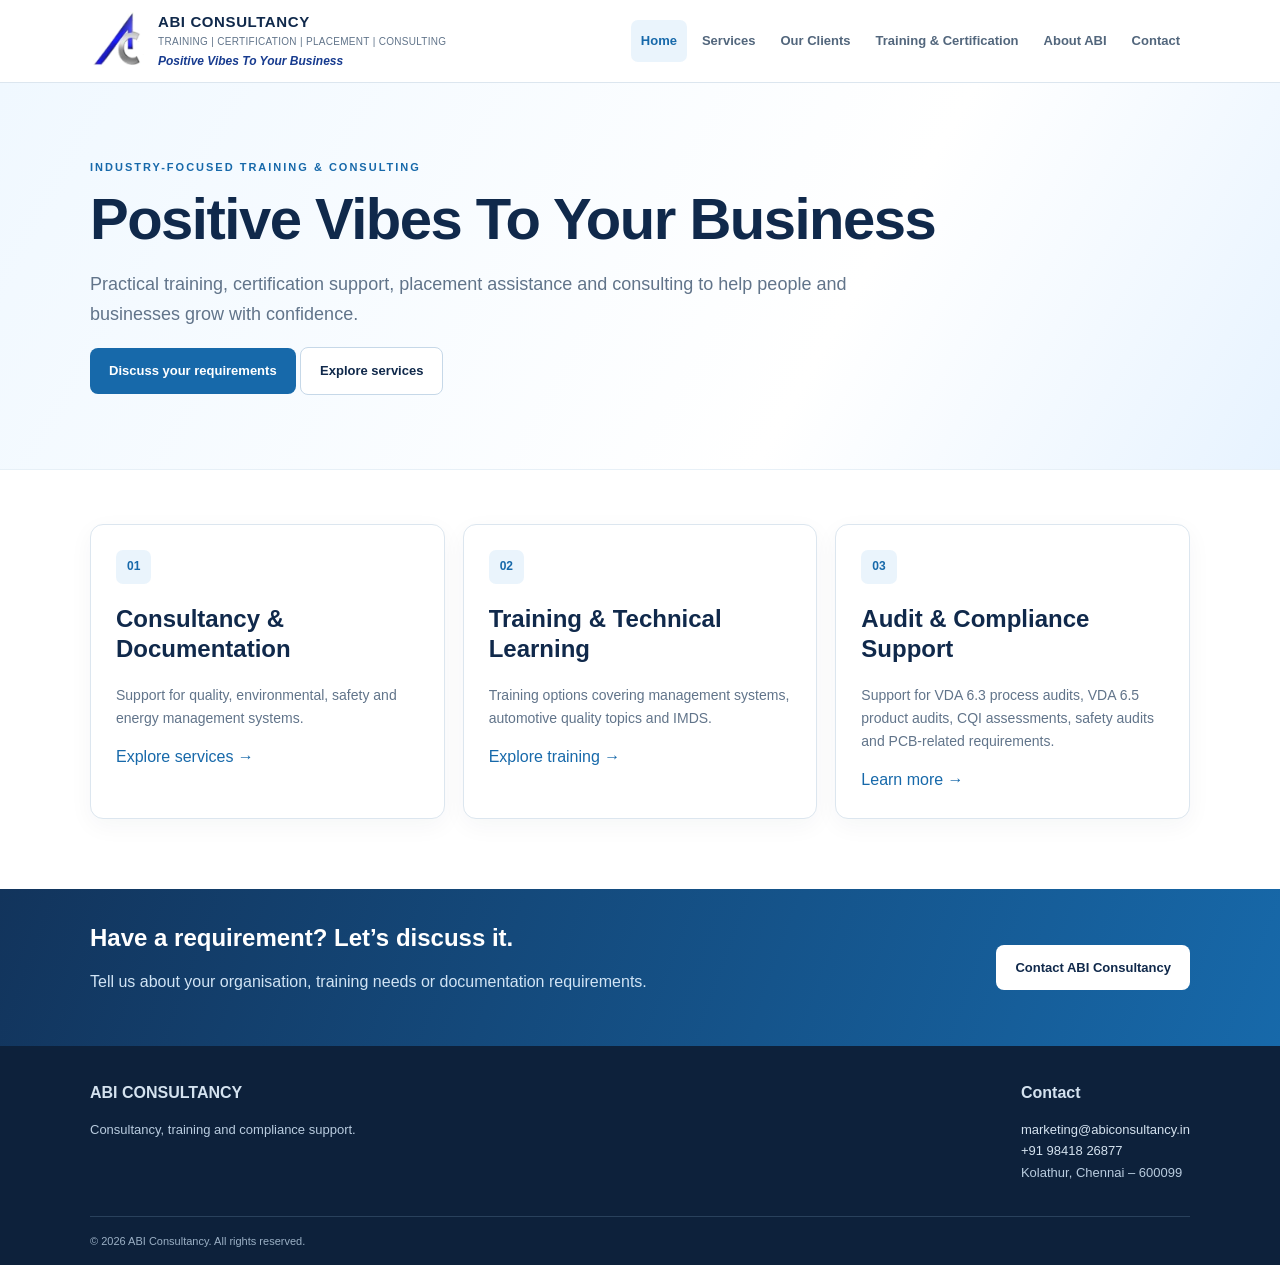
<file: index.html>
<!doctype html><html lang="en"><head><meta charset="utf-8"><meta name="viewport" content="width=device-width, initial-scale=1"><title>Home | ABI Consultancy</title><meta name="description" content="Practical training, certification support, placement assistance and consulting to help people and businesses grow with confidence."><link rel="stylesheet" href="styles.css"><link rel="icon" href="favicon.svg" type="image/svg+xml"></head><body>
<header><div class="wrap top"><a class="brand" href="index.html"><img class="brand-logo" src="abi-logo.png" alt="ABI Consultancy logo"><span class="brand-copy"><strong>ABI CONSULTANCY</strong><small class="descriptor">TRAINING | CERTIFICATION | PLACEMENT | CONSULTING</small><small class="tagline">Positive Vibes To Your Business</small></span></a><button id="toggle" aria-expanded="false" aria-label="Toggle navigation">☰</button><nav id="nav"><a class="active" href="index.html">Home</a><a class="" href="services.html">Services</a><a class="" href="clients.html">Our Clients</a><a class="" href="training.html">Training & Certification</a><a class="" href="about.html">About ABI</a><a class="" href="contact.html">Contact</a></nav></div></header>
<main><section class="hero"><div class="wrap"><p class="eyebrow">INDUSTRY-FOCUSED TRAINING &amp; CONSULTING</p><h1>Positive Vibes To Your Business</h1><p class="intro">Practical training, certification support, placement assistance and consulting to help people and businesses grow with confidence.</p><p><a class="button" href="contact.html">Discuss your requirements</a> <a class="button secondary" href="services.html">Explore services</a></p></div></section><section class="wrap content">
<section class="cards"><article><b>01</b><h2>Consultancy & Documentation</h2><p>Support for quality, environmental, safety and energy management systems.</p><a href="services.html">Explore services →</a></article><article><b>02</b><h2>Training & Technical Learning</h2><p>Training options covering management systems, automotive quality topics and IMDS.</p><a href="training.html">Explore training →</a></article><article><b>03</b><h2>Audit & Compliance Support</h2><p>Support for VDA 6.3 process audits, VDA 6.5 product audits, CQI assessments, safety audits and PCB-related requirements.</p><a href="services.html#audits">Learn more →</a></article></section>
</section><section class="band"><div class="wrap bandinner"><div><h2>Have a requirement? Let’s discuss it.</h2><p>Tell us about your organisation, training needs or documentation requirements.</p></div><a class="button light" href="contact.html">Contact ABI Consultancy</a></div></section></main>
<footer><div class="wrap foot"><div><strong>ABI CONSULTANCY</strong><p>Consultancy, training and compliance support.</p></div><div><strong>Contact</strong><p><a href="mailto:marketing@abiconsultancy.in">marketing@abiconsultancy.in</a><br><a href="tel:+919841826877">+91 98418 26877</a><br>Kolathur, Chennai – 600099</p></div></div><div class="wrap copyright">© <span id="year"></span> ABI Consultancy. All rights reserved.</div></footer><script src="script.js"></script></body></html>
</file>
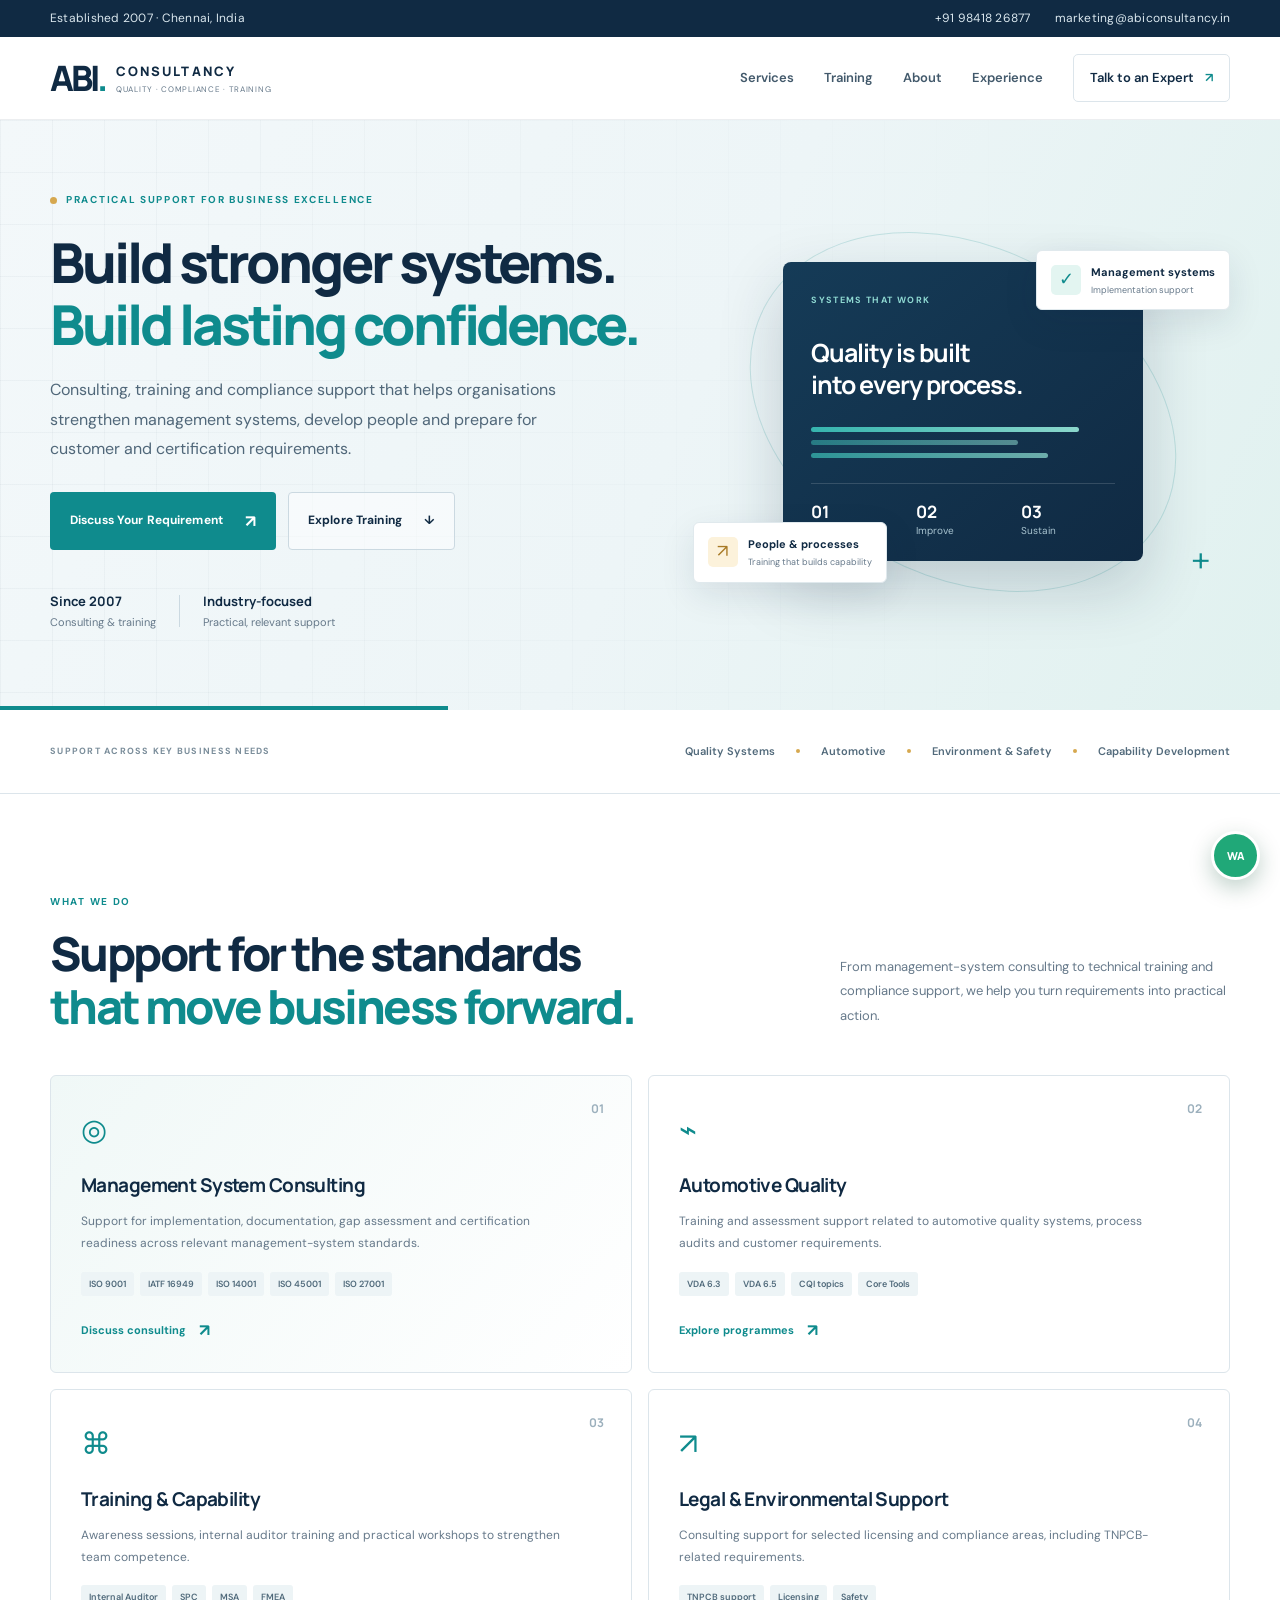
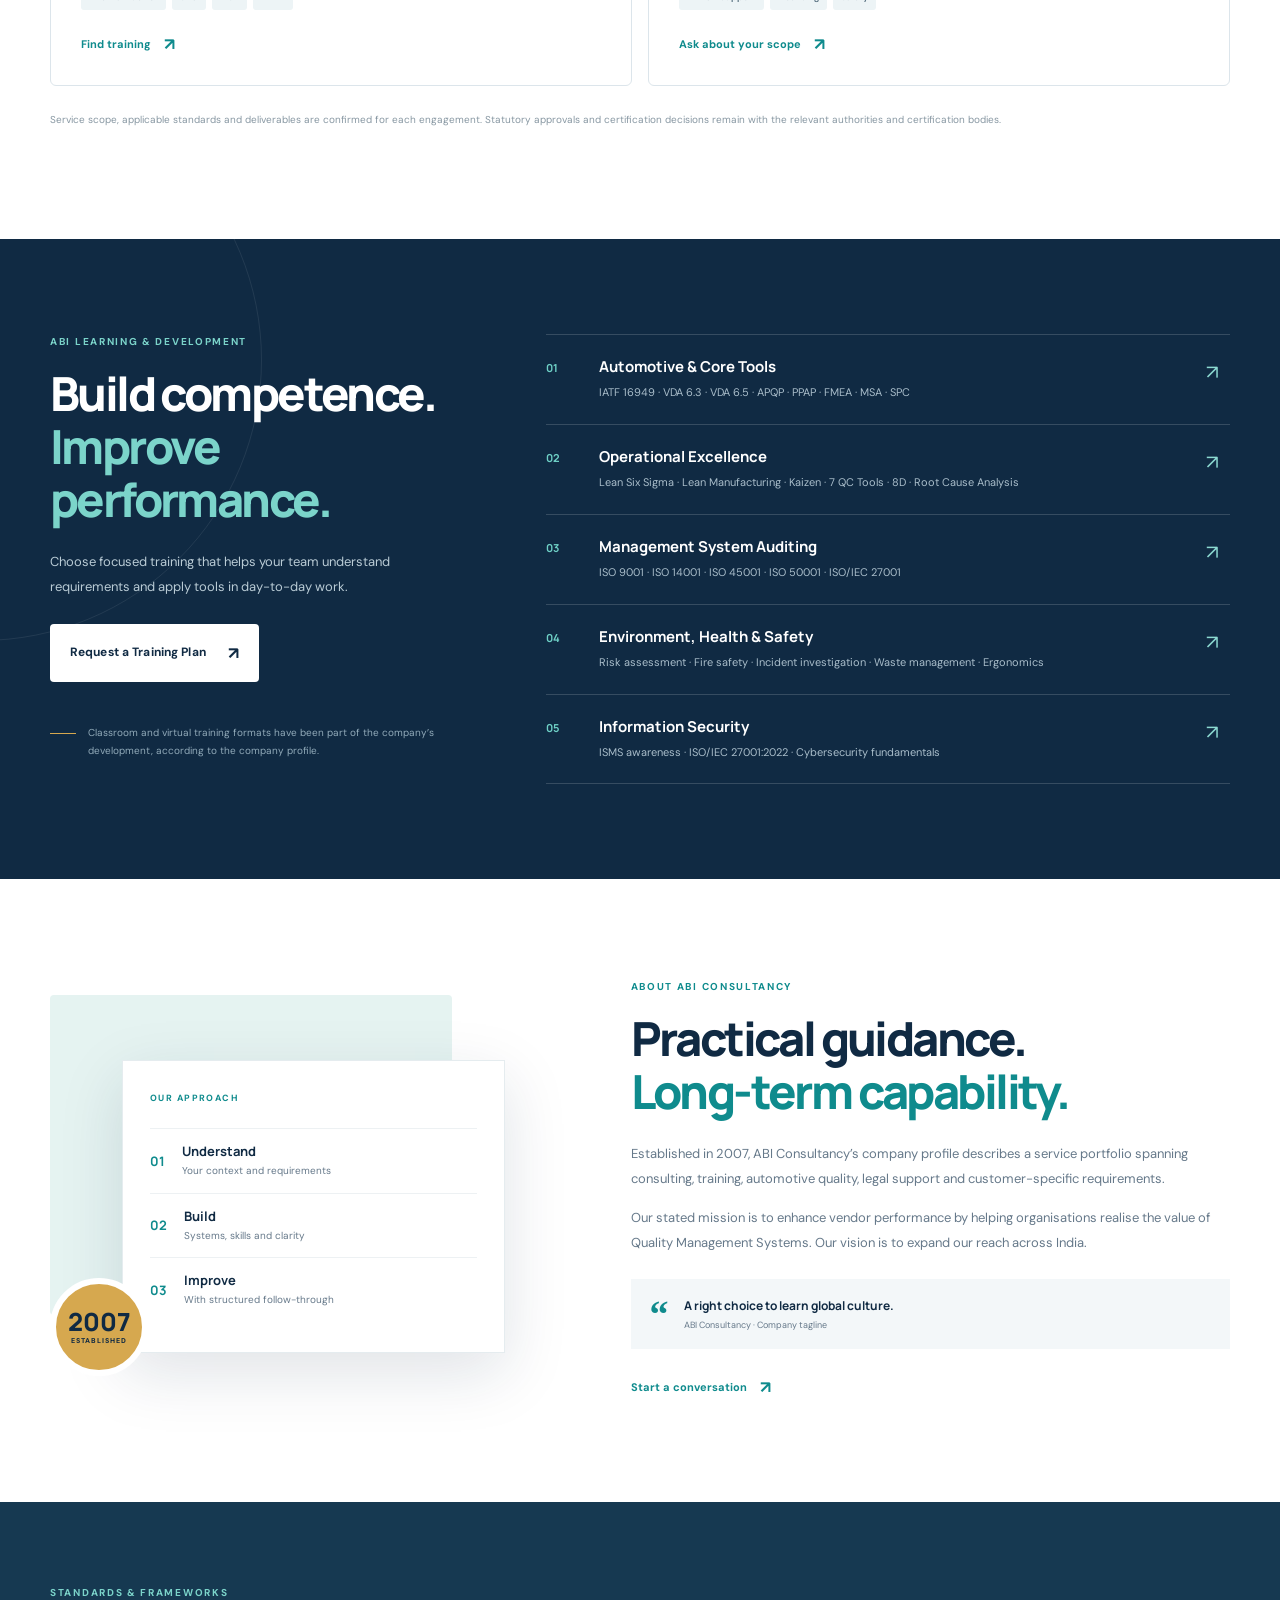
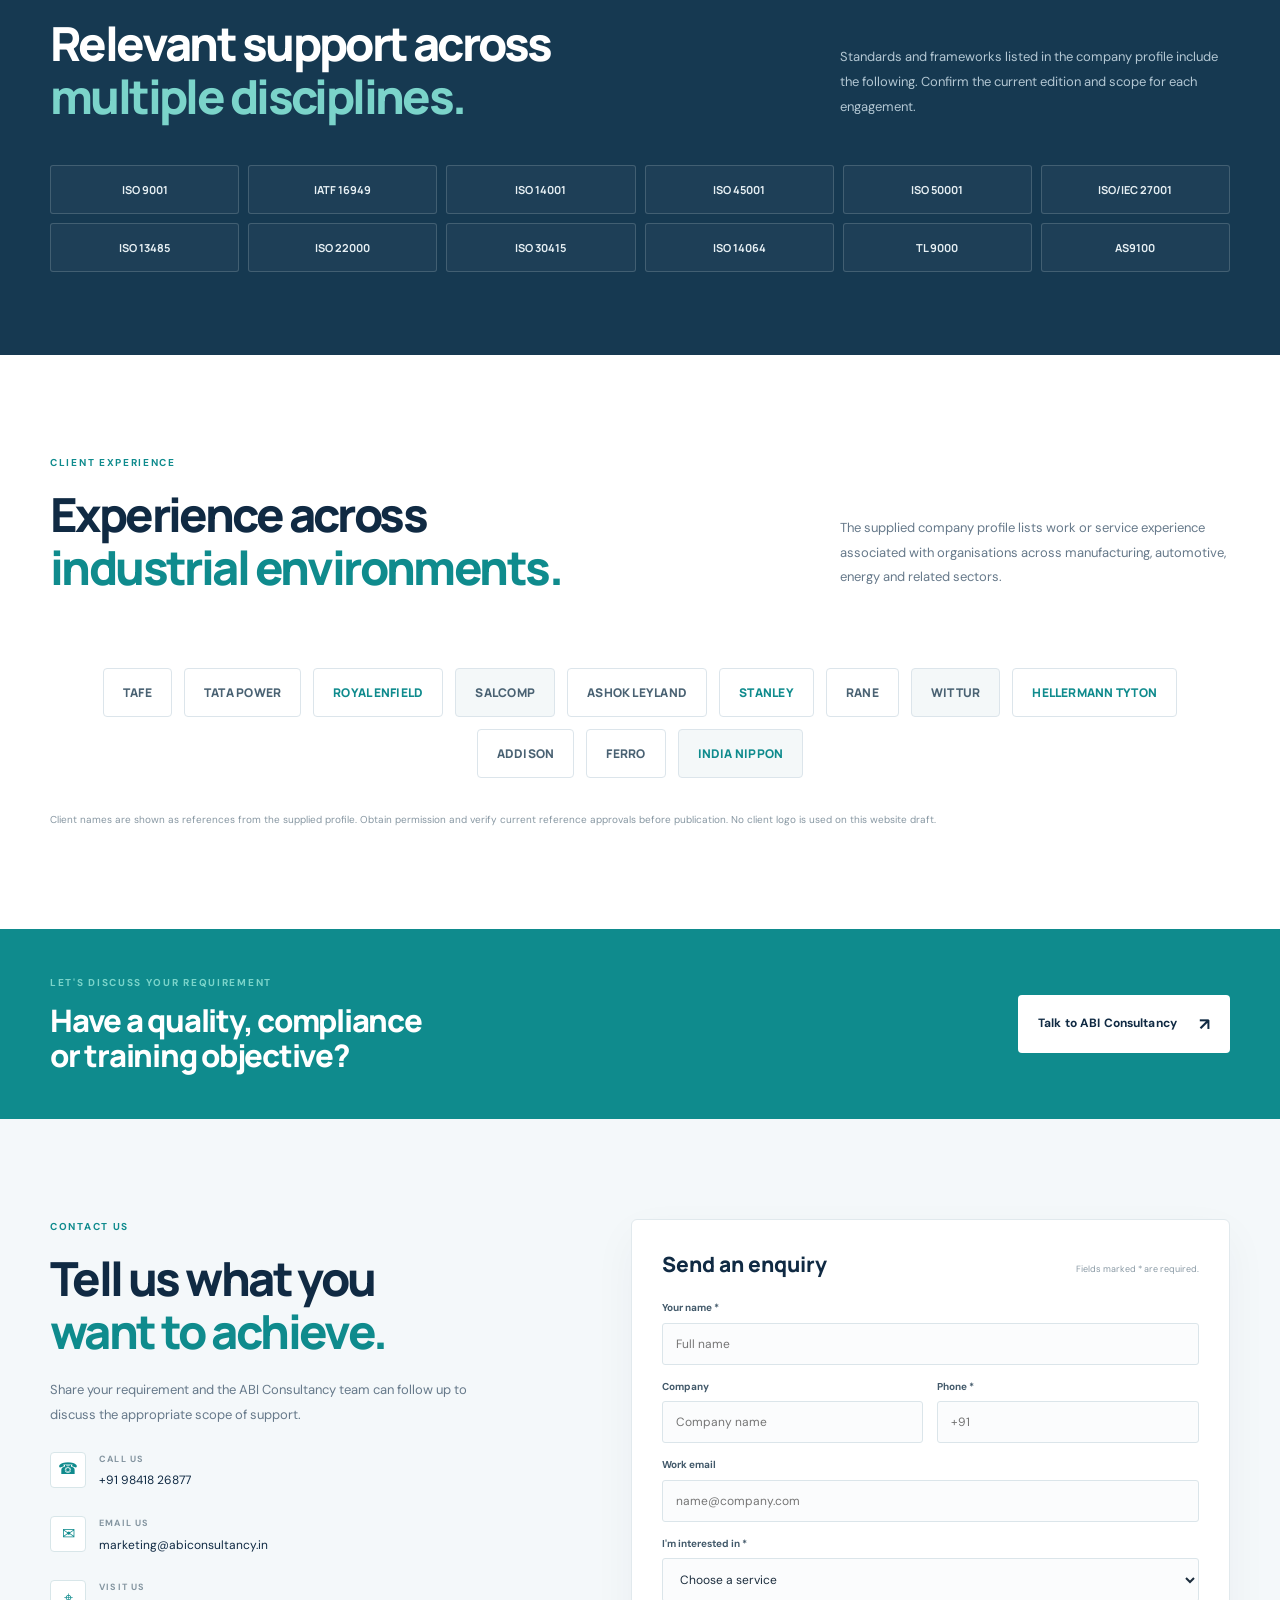
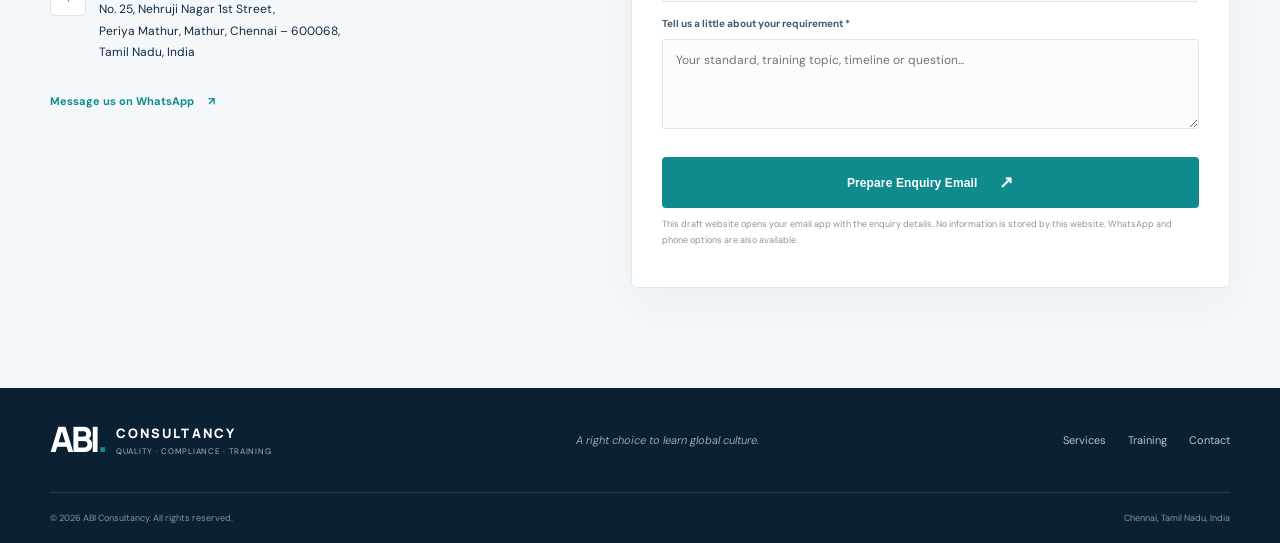
<file: ABI_Consultancy_Website_Starter/index.html>
<!doctype html>
<html lang="en">
<head>
  <meta charset="utf-8">
  <meta name="viewport" content="width=device-width, initial-scale=1">
  <meta name="theme-color" content="#102a43">
  <meta name="description" content="ABI Consultancy supports organisations with management-system consulting, automotive quality training, internal auditor programmes and compliance support. Established in 2007.">
  <title>ABI Consultancy | Quality, Compliance & Capability Development</title>
  <link rel="stylesheet" href="styles.css">
  <link rel="icon" href="favicon.svg" type="image/svg+xml">
</head>
<body>
  <div class="topbar">
    <div class="container topbar-inner">
      <span>Established 2007 · Chennai, India</span>
      <div class="topbar-links">
        <a href="tel:+919841826877">+91 98418 26877</a>
        <a href="mailto:marketing@abiconsultancy.in">marketing@abiconsultancy.in</a>
      </div>
    </div>
  </div>

  <header class="site-header">
    <div class="container nav-wrap">
      <a class="brand" href="#home" aria-label="ABI Consultancy home">
        <span class="brand-mark">ABI<span>.</span></span>
        <span class="brand-copy"><strong>CONSULTANCY</strong><small>QUALITY · COMPLIANCE · TRAINING</small></span>
      </a>
      <button class="menu-toggle" aria-label="Open navigation" aria-expanded="false">☰</button>
      <nav class="nav" aria-label="Main navigation">
        <a href="#services">Services</a>
        <a href="#training">Training</a>
        <a href="#about">About</a>
        <a href="#experience">Experience</a>
        <a href="#contact" class="nav-cta">Talk to an Expert <span>↗</span></a>
      </nav>
    </div>
  </header>

  <main>
    <section class="hero" id="home">
      <div class="hero-grid"></div>
      <div class="container hero-content">
        <div class="hero-copy">
          <div class="eyebrow"><span class="eyebrow-dot"></span> PRACTICAL SUPPORT FOR BUSINESS EXCELLENCE</div>
          <h1>Build stronger systems.<br><em>Build lasting confidence.</em></h1>
          <p class="hero-lede">Consulting, training and compliance support that helps organisations strengthen management systems, develop people and prepare for customer and certification requirements.</p>
          <div class="hero-actions">
            <a class="button button-primary" href="#contact">Discuss Your Requirement <span>↗</span></a>
            <a class="button button-ghost" href="#training">Explore Training <span>↓</span></a>
          </div>
          <div class="hero-proof">
            <div><strong>Since 2007</strong><span>Consulting & training</span></div>
            <div class="proof-divider"></div>
            <div><strong>Industry-focused</strong><span>Practical, relevant support</span></div>
          </div>
        </div>
        <div class="hero-art" aria-label="Illustration of quality and process improvement">
          <div class="art-orbit orbit-one"></div><div class="art-orbit orbit-two"></div>
          <div class="art-card art-card-main">
            <div class="art-card-top"><span class="art-label">SYSTEMS THAT WORK</span><span class="art-status">●</span></div>
            <div class="art-title">Quality is built<br>into every process.</div>
            <div class="art-bars"><i style="width:88%"></i><i style="width:68%"></i><i style="width:78%"></i></div>
            <div class="art-metrics"><div><b>01</b><span>Assess</span></div><div><b>02</b><span>Improve</span></div><div><b>03</b><span>Sustain</span></div></div>
          </div>
          <div class="float-tag tag-top"><span class="tag-icon">✓</span><span><b>Management systems</b><small>Implementation support</small></span></div>
          <div class="float-tag tag-bottom"><span class="tag-icon tag-icon-gold">↗</span><span><b>People & processes</b><small>Training that builds capability</small></span></div>
          <div class="art-cross">+</div>
        </div>
      </div>
      <div class="hero-bottom-line"></div>
    </section>

    <section class="trust-strip">
      <div class="container trust-inner">
        <span class="trust-label">SUPPORT ACROSS KEY BUSINESS NEEDS</span>
        <div class="trust-items"><span>Quality Systems</span><i></i><span>Automotive</span><i></i><span>Environment & Safety</span><i></i><span>Capability Development</span></div>
      </div>
    </section>

    <section class="section services-section" id="services">
      <div class="container">
        <div class="section-heading">
          <div><div class="eyebrow dark-eyebrow">WHAT WE DO</div><h2>Support for the standards<br><em>that move business forward.</em></h2></div>
          <p>From management-system consulting to technical training and compliance support, we help you turn requirements into practical action.</p>
        </div>
        <div class="service-grid">
          <article class="service-card service-featured">
            <div class="service-number">01</div><div class="service-icon">◎</div>
            <h3>Management System Consulting</h3>
            <p>Support for implementation, documentation, gap assessment and certification readiness across relevant management-system standards.</p>
            <div class="chip-list"><span>ISO 9001</span><span>IATF 16949</span><span>ISO 14001</span><span>ISO 45001</span><span>ISO 27001</span></div>
            <a href="#contact" class="text-link">Discuss consulting <span>↗</span></a>
          </article>
          <article class="service-card">
            <div class="service-number">02</div><div class="service-icon">⌁</div>
            <h3>Automotive Quality</h3>
            <p>Training and assessment support related to automotive quality systems, process audits and customer requirements.</p>
            <div class="chip-list"><span>VDA 6.3</span><span>VDA 6.5</span><span>CQI topics</span><span>Core Tools</span></div>
            <a href="#training" class="text-link">Explore programmes <span>↗</span></a>
          </article>
          <article class="service-card">
            <div class="service-number">03</div><div class="service-icon">⌘</div>
            <h3>Training & Capability</h3>
            <p>Awareness sessions, internal auditor training and practical workshops to strengthen team competence.</p>
            <div class="chip-list"><span>Internal Auditor</span><span>SPC</span><span>MSA</span><span>FMEA</span></div>
            <a href="#training" class="text-link">Find training <span>↗</span></a>
          </article>
          <article class="service-card">
            <div class="service-number">04</div><div class="service-icon">↗</div>
            <h3>Legal & Environmental Support</h3>
            <p>Consulting support for selected licensing and compliance areas, including TNPCB-related requirements.</p>
            <div class="chip-list"><span>TNPCB support</span><span>Licensing</span><span>Safety</span></div>
            <a href="#contact" class="text-link">Ask about your scope <span>↗</span></a>
          </article>
        </div>
        <p class="section-note">Service scope, applicable standards and deliverables are confirmed for each engagement. Statutory approvals and certification decisions remain with the relevant authorities and certification bodies.</p>
      </div>
    </section>

    <section class="training-section" id="training">
      <div class="container training-layout">
        <div class="training-intro">
          <div class="eyebrow">ABI LEARNING & DEVELOPMENT</div>
          <h2>Build competence.<br><em>Improve performance.</em></h2>
          <p>Choose focused training that helps your team understand requirements and apply tools in day-to-day work.</p>
          <a class="button button-light" href="#contact">Request a Training Plan <span>↗</span></a>
          <div class="training-side-note"><span class="note-line"></span><span>Classroom and virtual training formats have been part of the company’s development, according to the company profile.</span></div>
        </div>
        <div class="training-list">
          <div class="training-item"><span class="training-index">01</span><div><h3>Automotive & Core Tools</h3><p>IATF 16949 · VDA 6.3 · VDA 6.5 · APQP · PPAP · FMEA · MSA · SPC</p></div><a href="#contact" aria-label="Enquire about automotive training">↗</a></div>
          <div class="training-item"><span class="training-index">02</span><div><h3>Operational Excellence</h3><p>Lean Six Sigma · Lean Manufacturing · Kaizen · 7 QC Tools · 8D · Root Cause Analysis</p></div><a href="#contact" aria-label="Enquire about operational excellence training">↗</a></div>
          <div class="training-item"><span class="training-index">03</span><div><h3>Management System Auditing</h3><p>ISO 9001 · ISO 14001 · ISO 45001 · ISO 50001 · ISO/IEC 27001</p></div><a href="#contact" aria-label="Enquire about auditor training">↗</a></div>
          <div class="training-item"><span class="training-index">04</span><div><h3>Environment, Health & Safety</h3><p>Risk assessment · Fire safety · Incident investigation · Waste management · Ergonomics</p></div><a href="#contact" aria-label="Enquire about EHS training">↗</a></div>
          <div class="training-item"><span class="training-index">05</span><div><h3>Information Security</h3><p>ISMS awareness · ISO/IEC 27001:2022 · Cybersecurity fundamentals</p></div><a href="#contact" aria-label="Enquire about information security training">↗</a></div>
        </div>
      </div>
    </section>

    <section class="section about-section" id="about">
      <div class="container about-layout">
        <div class="about-visual">
          <div class="about-square"></div>
          <div class="about-panel">
            <span class="panel-kicker">OUR APPROACH</span>
            <div class="approach-step"><b>01</b><span><strong>Understand</strong><small>Your context and requirements</small></span></div>
            <div class="approach-step"><b>02</b><span><strong>Build</strong><small>Systems, skills and clarity</small></span></div>
            <div class="approach-step"><b>03</b><span><strong>Improve</strong><small>With structured follow-through</small></span></div>
          </div>
          <div class="about-stamp"><strong>2007</strong><span>ESTABLISHED</span></div>
        </div>
        <div class="about-copy">
          <div class="eyebrow dark-eyebrow">ABOUT ABI CONSULTANCY</div>
          <h2>Practical guidance.<br><em>Long-term capability.</em></h2>
          <p>Established in 2007, ABI Consultancy’s company profile describes a service portfolio spanning consulting, training, automotive quality, legal support and customer-specific requirements.</p>
          <p>Our stated mission is to enhance vendor performance by helping organisations realise the value of Quality Management Systems. Our vision is to expand our reach across India.</p>
          <div class="mission-box"><span>“</span><div><strong>A right choice to learn global culture.</strong><small>ABI Consultancy · Company tagline</small></div></div>
          <a class="text-link" href="#contact">Start a conversation <span>↗</span></a>
        </div>
      </div>
    </section>

    <section class="standards-section">
      <div class="container">
        <div class="section-heading section-heading-light">
          <div><div class="eyebrow">STANDARDS & FRAMEWORKS</div><h2>Relevant support across<br><em>multiple disciplines.</em></h2></div>
          <p>Standards and frameworks listed in the company profile include the following. Confirm the current edition and scope for each engagement.</p>
        </div>
        <div class="standards-grid">
          <span>ISO 9001</span><span>IATF 16949</span><span>ISO 14001</span><span>ISO 45001</span><span>ISO 50001</span><span>ISO/IEC 27001</span><span>ISO 13485</span><span>ISO 22000</span><span>ISO 30415</span><span>ISO 14064</span><span>TL 9000</span><span>AS9100</span>
        </div>
      </div>
    </section>

    <section class="section experience-section" id="experience">
      <div class="container">
        <div class="section-heading">
          <div><div class="eyebrow dark-eyebrow">CLIENT EXPERIENCE</div><h2>Experience across<br><em>industrial environments.</em></h2></div>
          <p>The supplied company profile lists work or service experience associated with organisations across manufacturing, automotive, energy and related sectors.</p>
        </div>
        <div class="client-cloud" aria-label="Selected organisations listed in the company profile">
          <span>TAFE</span><span>TATA POWER</span><span>ROYAL ENFIELD</span><span>SALCOMP</span><span>ASHOK LEYLAND</span><span>STANLEY</span><span>RANE</span><span>WITTUR</span><span>HELLERMANN TYTON</span><span>ADDISON</span><span>FERRO</span><span>INDIA NIPPON</span>
        </div>
        <p class="section-note">Client names are shown as references from the supplied profile. Obtain permission and verify current reference approvals before publication. No client logo is used on this website draft.</p>
      </div>
    </section>

    <section class="cta-band">
      <div class="container cta-inner">
        <div><div class="eyebrow">LET'S DISCUSS YOUR REQUIREMENT</div><h2>Have a quality, compliance<br>or training objective?</h2></div>
        <a class="button button-light" href="#contact">Talk to ABI Consultancy <span>↗</span></a>
      </div>
    </section>

    <section class="section contact-section" id="contact">
      <div class="container contact-layout">
        <div class="contact-copy">
          <div class="eyebrow dark-eyebrow">CONTACT US</div>
          <h2>Tell us what you<br><em>want to achieve.</em></h2>
          <p>Share your requirement and the ABI Consultancy team can follow up to discuss the appropriate scope of support.</p>
          <div class="contact-detail"><span class="contact-symbol">☎</span><div><small>CALL US</small><a href="tel:+919841826877">+91 98418 26877</a></div></div>
          <div class="contact-detail"><span class="contact-symbol">✉</span><div><small>EMAIL US</small><a href="mailto:marketing@abiconsultancy.in">marketing@abiconsultancy.in</a></div></div>
          <div class="contact-detail"><span class="contact-symbol">⌖</span><div><small>VISIT US</small><span>No. 25, Nehruji Nagar 1st Street,<br>Periya Mathur, Mathur, Chennai – 600068,<br>Tamil Nadu, India</span></div></div>
          <a class="whatsapp-link" href="https://wa.me/919841826877?text=Hello%20ABI%20Consultancy%2C%20I%20would%20like%20to%20enquire%20about%20your%20services." target="_blank" rel="noopener">Message us on WhatsApp <span>↗</span></a>
        </div>
        <form class="enquiry-form" id="enquiryForm">
          <div class="form-heading"><h3>Send an enquiry</h3><p>Fields marked * are required.</p></div>
          <label for="name">Your name *</label><input id="name" name="name" autocomplete="name" required placeholder="Full name">
          <div class="form-row"><div><label for="company">Company</label><input id="company" name="company" autocomplete="organization" placeholder="Company name"></div><div><label for="phone">Phone *</label><input id="phone" name="phone" autocomplete="tel" required type="tel" placeholder="+91"></div></div>
          <label for="email">Work email</label><input id="email" name="email" autocomplete="email" type="email" placeholder="name@company.com">
          <label for="interest">I'm interested in *</label>
          <select id="interest" name="interest" required>
            <option value="">Choose a service</option>
            <option>Management system consulting</option><option>Automotive quality / IATF / VDA / CQI</option><option>Internal auditor training</option><option>Core Tools / SPC / MSA / FMEA / APQP / PPAP</option><option>Environment, health & safety</option><option>Legal / TNPCB support</option><option>Other requirement</option>
          </select>
          <label for="message">Tell us a little about your requirement *</label><textarea id="message" name="message" required rows="4" placeholder="Your standard, training topic, timeline or question..."></textarea>
          <button class="button button-primary form-submit" type="submit">Prepare Enquiry Email <span>↗</span></button>
          <p class="form-note">This draft website opens your email app with the enquiry details. No information is stored by this website. WhatsApp and phone options are also available.</p>
          <div class="form-success" id="formStatus" role="status" aria-live="polite"></div>
        </form>
      </div>
    </section>
  </main>

  <footer class="footer">
    <div class="container footer-top">
      <a class="brand brand-footer" href="#home"><span class="brand-mark">ABI<span>.</span></span><span class="brand-copy"><strong>CONSULTANCY</strong><small>QUALITY · COMPLIANCE · TRAINING</small></span></a>
      <p>A right choice to learn global culture.</p>
      <div class="footer-links"><a href="#services">Services</a><a href="#training">Training</a><a href="#contact">Contact</a></div>
    </div>
    <div class="container footer-bottom"><span>© <span id="year"></span> ABI Consultancy. All rights reserved.</span><span>Chennai, Tamil Nadu, India</span></div>
  </footer>
  <a class="floating-whatsapp" href="https://wa.me/919841826877?text=Hello%20ABI%20Consultancy%2C%20I%20would%20like%20to%20enquire%20about%20your%20services." target="_blank" rel="noopener" aria-label="Chat with ABI Consultancy on WhatsApp">WA</a>
  <script src="script.js"></script>
</body>
</html>
</file>
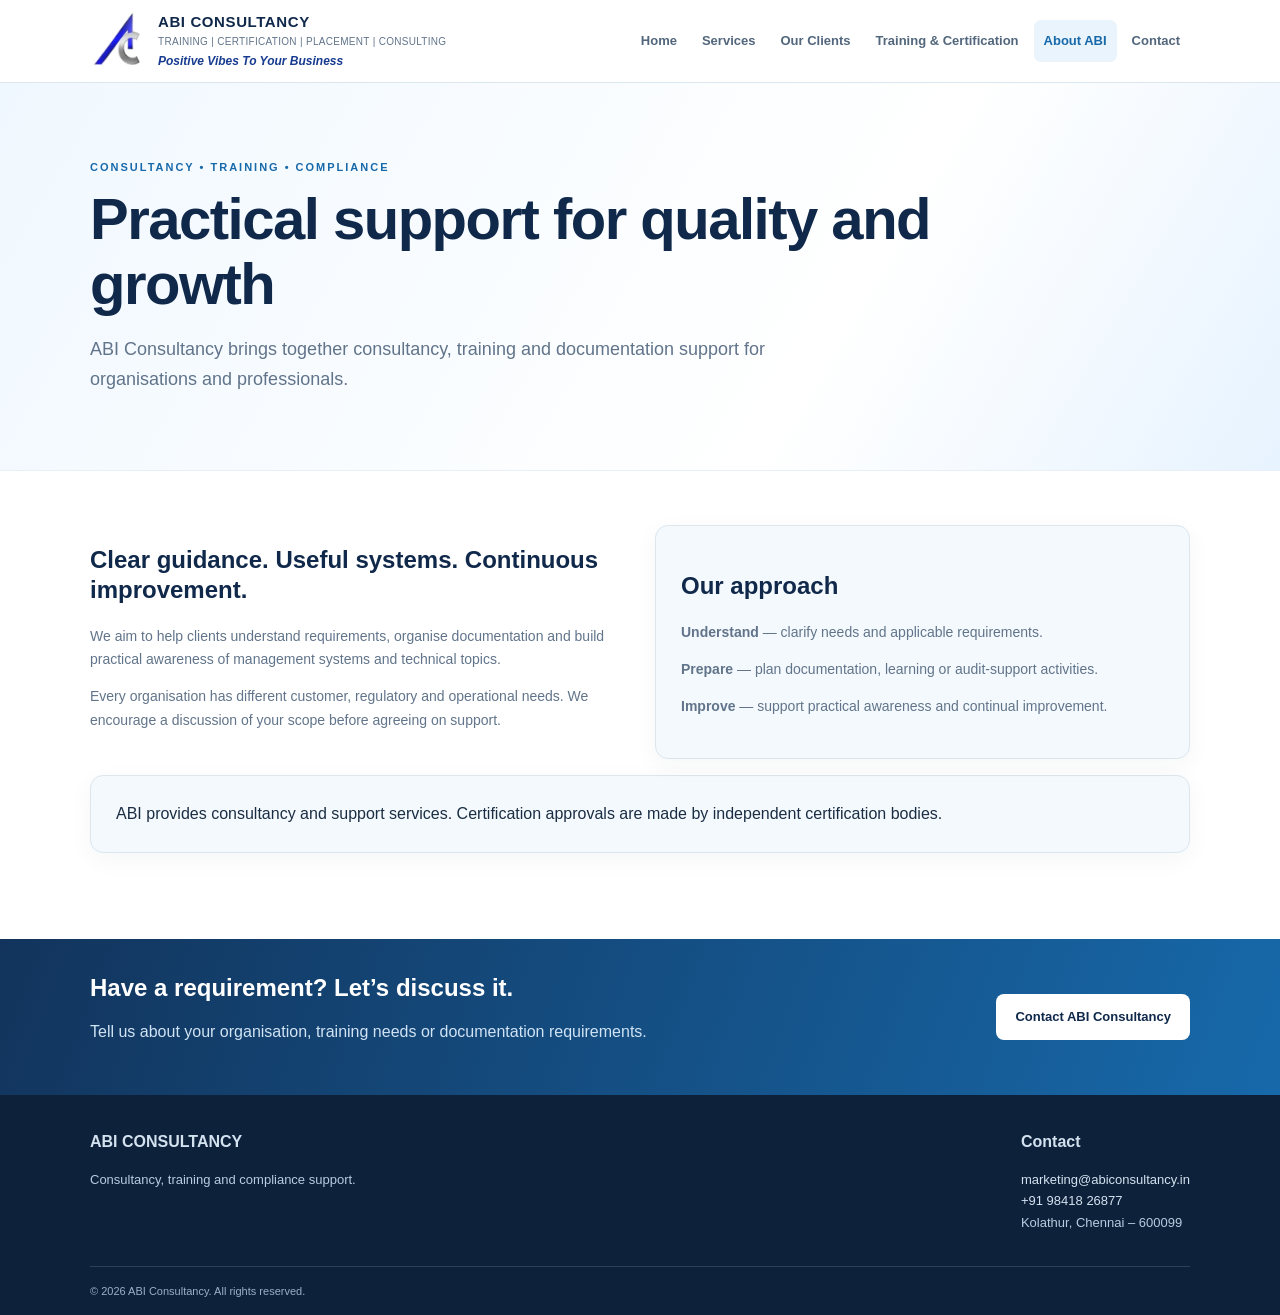
<file: about.html>
<!doctype html><html lang="en"><head><meta charset="utf-8"><meta name="viewport" content="width=device-width, initial-scale=1"><title>About ABI Consultancy</title><meta name="description" content="ABI Consultancy brings together consultancy, training and documentation support for organisations and professionals."><link rel="stylesheet" href="styles.css"><link rel="icon" href="favicon.svg" type="image/svg+xml"></head><body>
<header><div class="wrap top"><a class="brand" href="index.html"><img class="brand-logo" src="abi-logo.png" alt="ABI Consultancy logo"><span class="brand-copy"><strong>ABI CONSULTANCY</strong><small class="descriptor">TRAINING | CERTIFICATION | PLACEMENT | CONSULTING</small><small class="tagline">Positive Vibes To Your Business</small></span></a><button id="toggle" aria-expanded="false" aria-label="Toggle navigation">☰</button><nav id="nav"><a class="" href="index.html">Home</a><a class="" href="services.html">Services</a><a class="" href="clients.html">Our Clients</a><a class="" href="training.html">Training & Certification</a><a class="active" href="about.html">About ABI</a><a class="" href="contact.html">Contact</a></nav></div></header>
<main><section class="hero"><div class="wrap"><p class="eyebrow">CONSULTANCY • TRAINING • COMPLIANCE</p><h1>Practical support for quality and growth</h1><p class="intro">ABI Consultancy brings together consultancy, training and documentation support for organisations and professionals.</p></div></section><section class="wrap content">
<section class="about"><div><h2>Clear guidance. Useful systems. Continuous improvement.</h2><p>We aim to help clients understand requirements, organise documentation and build practical awareness of management systems and technical topics.</p><p>Every organisation has different customer, regulatory and operational needs. We encourage a discussion of your scope before agreeing on support.</p></div><div class="note"><h2>Our approach</h2><p><b>Understand</b> — clarify needs and applicable requirements.</p><p><b>Prepare</b> — plan documentation, learning or audit-support activities.</p><p><b>Improve</b> — support practical awareness and continual improvement.</p></div></section><p class="note">ABI provides consultancy and support services. Certification approvals are made by independent certification bodies.</p>
</section><section class="band"><div class="wrap bandinner"><div><h2>Have a requirement? Let’s discuss it.</h2><p>Tell us about your organisation, training needs or documentation requirements.</p></div><a class="button light" href="contact.html">Contact ABI Consultancy</a></div></section></main>
<footer><div class="wrap foot"><div><strong>ABI CONSULTANCY</strong><p>Consultancy, training and compliance support.</p></div><div><strong>Contact</strong><p><a href="mailto:marketing@abiconsultancy.in">marketing@abiconsultancy.in</a><br><a href="tel:+919841826877">+91 98418 26877</a><br>Kolathur, Chennai – 600099</p></div></div><div class="wrap copyright">© <span id="year"></span> ABI Consultancy. All rights reserved.</div></footer><script src="script.js"></script></body></html>
</file>
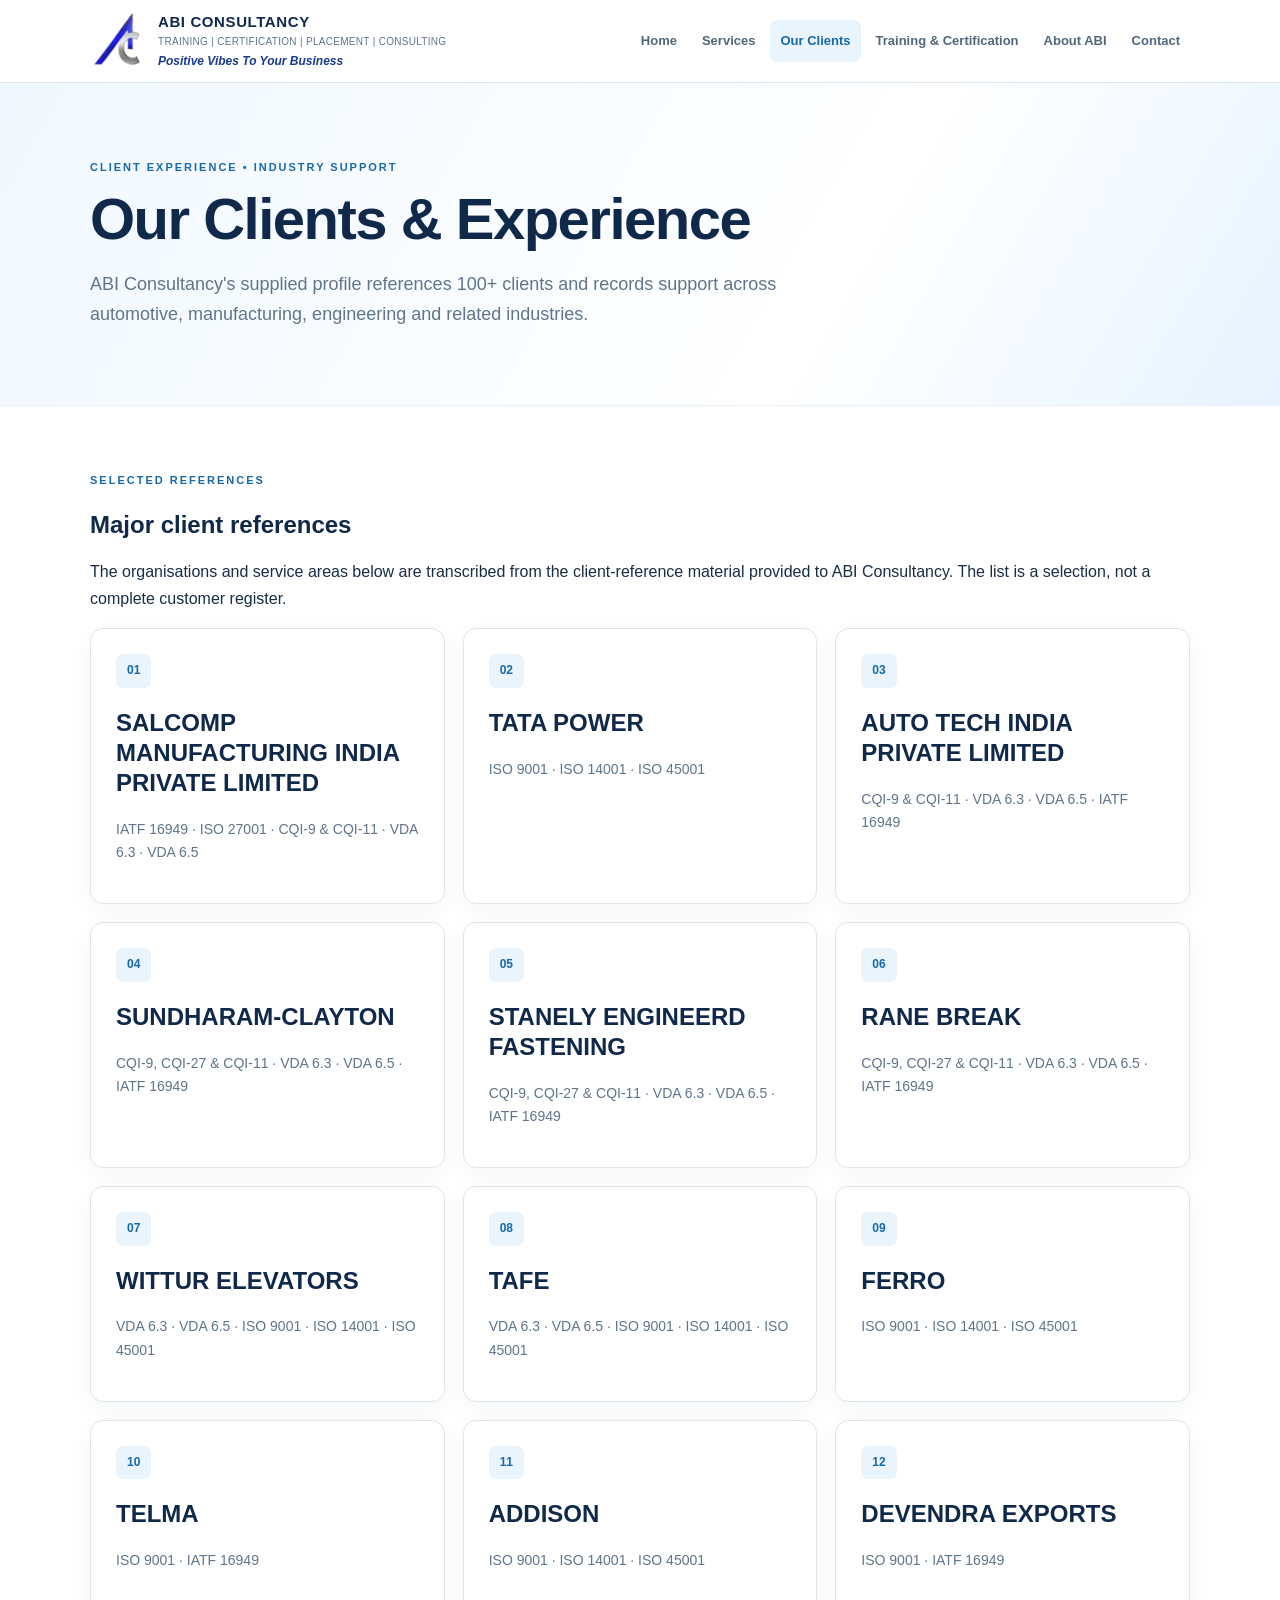
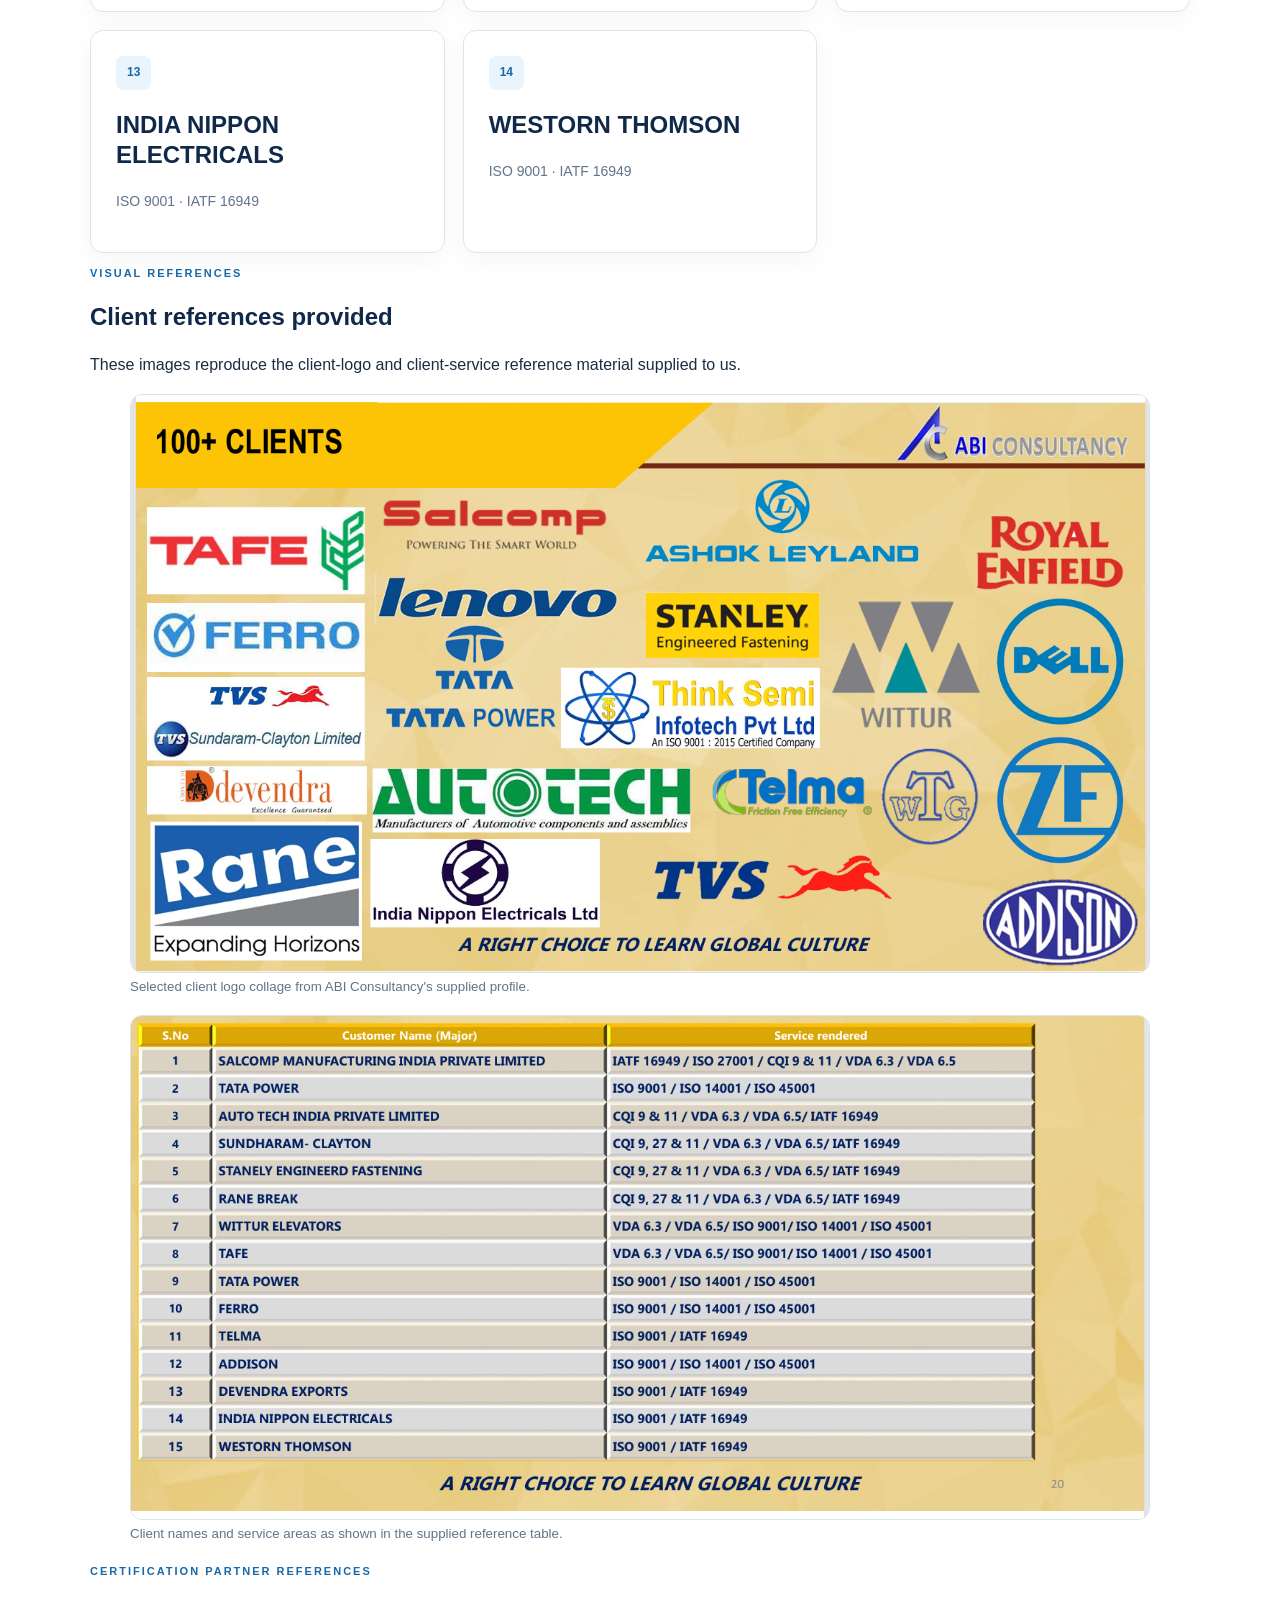
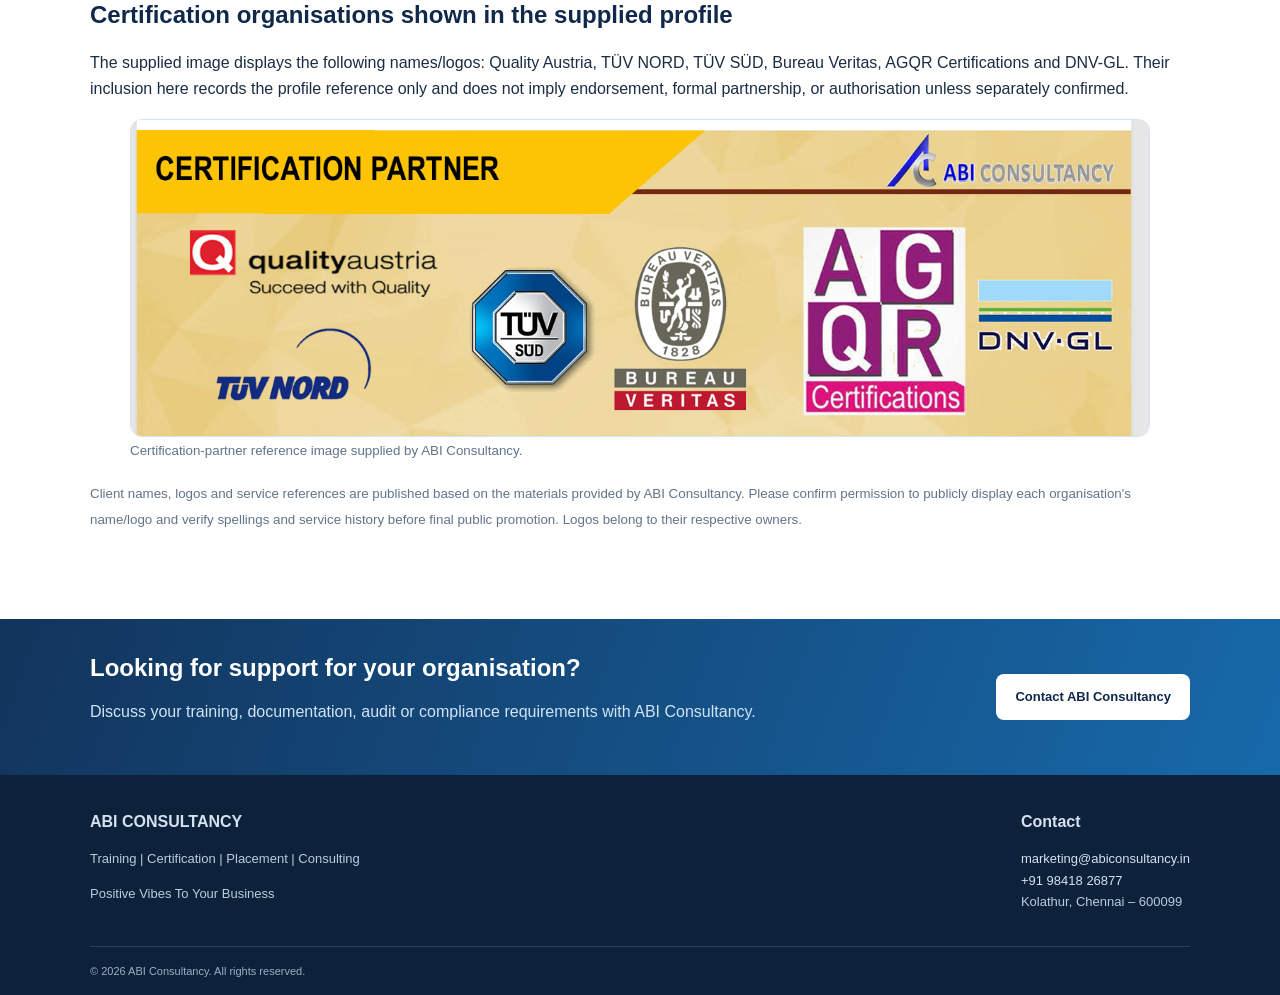
<file: clients.html>
<!doctype html>
<html lang="en"><head><meta charset="utf-8"><meta name="viewport" content="width=device-width, initial-scale=1"><title>Our Clients & References | ABI Consultancy</title><meta name="description" content="Explore selected client references and service experience presented by ABI Consultancy."><link rel="stylesheet" href="styles.css"><link rel="icon" href="favicon.svg" type="image/svg+xml"></head><body>
<header><div class="wrap top"><a class="brand" href="index.html"><img class="brand-logo" src="abi-logo.png" alt="ABI Consultancy logo"><span class="brand-copy"><strong>ABI CONSULTANCY</strong><small class="descriptor">TRAINING | CERTIFICATION | PLACEMENT | CONSULTING</small><small class="tagline">Positive Vibes To Your Business</small></span></a><button id="toggle" aria-expanded="false" aria-label="Toggle navigation">☰</button><nav id="nav"><a href="index.html">Home</a><a href="services.html">Services</a><a class="active" href="clients.html">Our Clients</a><a href="training.html">Training &amp; Certification</a><a href="about.html">About ABI</a><a href="contact.html">Contact</a></nav></div></header>
<main><section class="hero"><div class="wrap"><p class="eyebrow">CLIENT EXPERIENCE • INDUSTRY SUPPORT</p><h1>Our Clients &amp; Experience</h1><p class="intro">ABI Consultancy's supplied profile references 100+ clients and records support across automotive, manufacturing, engineering and related industries.</p></div></section>
<section class="wrap content"><div class="section-heading"><p class="eyebrow">SELECTED REFERENCES</p><h2>Major client references</h2><p>The organisations and service areas below are transcribed from the client-reference material provided to ABI Consultancy. The list is a selection, not a complete customer register.</p></div>
<section class="cards">
<article><b>01</b><h2>SALCOMP MANUFACTURING INDIA PRIVATE LIMITED</h2><p>IATF 16949 · ISO 27001 · CQI-9 &amp; CQI-11 · VDA 6.3 · VDA 6.5</p></article>
<article><b>02</b><h2>TATA POWER</h2><p>ISO 9001 · ISO 14001 · ISO 45001</p></article>
<article><b>03</b><h2>AUTO TECH INDIA PRIVATE LIMITED</h2><p>CQI-9 &amp; CQI-11 · VDA 6.3 · VDA 6.5 · IATF 16949</p></article>
<article><b>04</b><h2>SUNDHARAM-CLAYTON</h2><p>CQI-9, CQI-27 &amp; CQI-11 · VDA 6.3 · VDA 6.5 · IATF 16949</p></article>
<article><b>05</b><h2>STANELY ENGINEERD FASTENING</h2><p>CQI-9, CQI-27 &amp; CQI-11 · VDA 6.3 · VDA 6.5 · IATF 16949</p></article>
<article><b>06</b><h2>RANE BREAK</h2><p>CQI-9, CQI-27 &amp; CQI-11 · VDA 6.3 · VDA 6.5 · IATF 16949</p></article>
<article><b>07</b><h2>WITTUR ELEVATORS</h2><p>VDA 6.3 · VDA 6.5 · ISO 9001 · ISO 14001 · ISO 45001</p></article>
<article><b>08</b><h2>TAFE</h2><p>VDA 6.3 · VDA 6.5 · ISO 9001 · ISO 14001 · ISO 45001</p></article>
<article><b>09</b><h2>FERRO</h2><p>ISO 9001 · ISO 14001 · ISO 45001</p></article>
<article><b>10</b><h2>TELMA</h2><p>ISO 9001 · IATF 16949</p></article>
<article><b>11</b><h2>ADDISON</h2><p>ISO 9001 · ISO 14001 · ISO 45001</p></article>
<article><b>12</b><h2>DEVENDRA EXPORTS</h2><p>ISO 9001 · IATF 16949</p></article>
<article><b>13</b><h2>INDIA NIPPON ELECTRICALS</h2><p>ISO 9001 · IATF 16949</p></article>
<article><b>14</b><h2>WESTORN THOMSON</h2><p>ISO 9001 · IATF 16949</p></article>
</section>
<div class="section-heading"><p class="eyebrow">VISUAL REFERENCES</p><h2>Client references provided</h2><p>These images reproduce the client-logo and client-service reference material supplied to us.</p></div>
<figure><img src="client-logo-reference.png" alt="Client logo reference collage supplied by ABI Consultancy" style="display:block;width:100%;height:auto;border-radius:12px;border:1px solid #d7e2ef"><figcaption><small>Selected client logo collage from ABI Consultancy's supplied profile.</small></figcaption></figure>
<figure><img src="major-client-services-reference.png" alt="Major client list and service areas from ABI Consultancy profile" style="display:block;width:100%;height:auto;border-radius:12px;border:1px solid #d7e2ef"><figcaption><small>Client names and service areas as shown in the supplied reference table.</small></figcaption></figure>
<div class="section-heading"><p class="eyebrow">CERTIFICATION PARTNER REFERENCES</p><h2>Certification organisations shown in the supplied profile</h2><p>The supplied image displays the following names/logos: Quality Austria, TÜV NORD, TÜV SÜD, Bureau Veritas, AGQR Certifications and DNV-GL. Their inclusion here records the profile reference only and does not imply endorsement, formal partnership, or authorisation unless separately confirmed.</p></div>
<figure><img src="certification-partner-reference.png" alt="Certification organisations displayed in ABI Consultancy supplied profile" style="display:block;width:100%;height:auto;border-radius:12px;border:1px solid #d7e2ef"><figcaption><small>Certification-partner reference image supplied by ABI Consultancy.</small></figcaption></figure>
<p><small>Client names, logos and service references are published based on the materials provided by ABI Consultancy. Please confirm permission to publicly display each organisation's name/logo and verify spellings and service history before final public promotion. Logos belong to their respective owners.</small></p>
</section><section class="band"><div class="wrap bandinner"><div><h2>Looking for support for your organisation?</h2><p>Discuss your training, documentation, audit or compliance requirements with ABI Consultancy.</p></div><a class="button light" href="contact.html">Contact ABI Consultancy</a></div></section></main>
<footer><div class="wrap foot"><div><strong>ABI CONSULTANCY</strong><p>Training | Certification | Placement | Consulting</p><p>Positive Vibes To Your Business</p></div><div><strong>Contact</strong><p><a href="mailto:marketing@abiconsultancy.in">marketing@abiconsultancy.in</a><br><a href="tel:+919841826877">+91 98418 26877</a><br>Kolathur, Chennai – 600099</p></div></div><div class="wrap copyright">© <span id="year"></span> ABI Consultancy. All rights reserved.</div></footer><script src="script.js"></script></body></html>
</file>
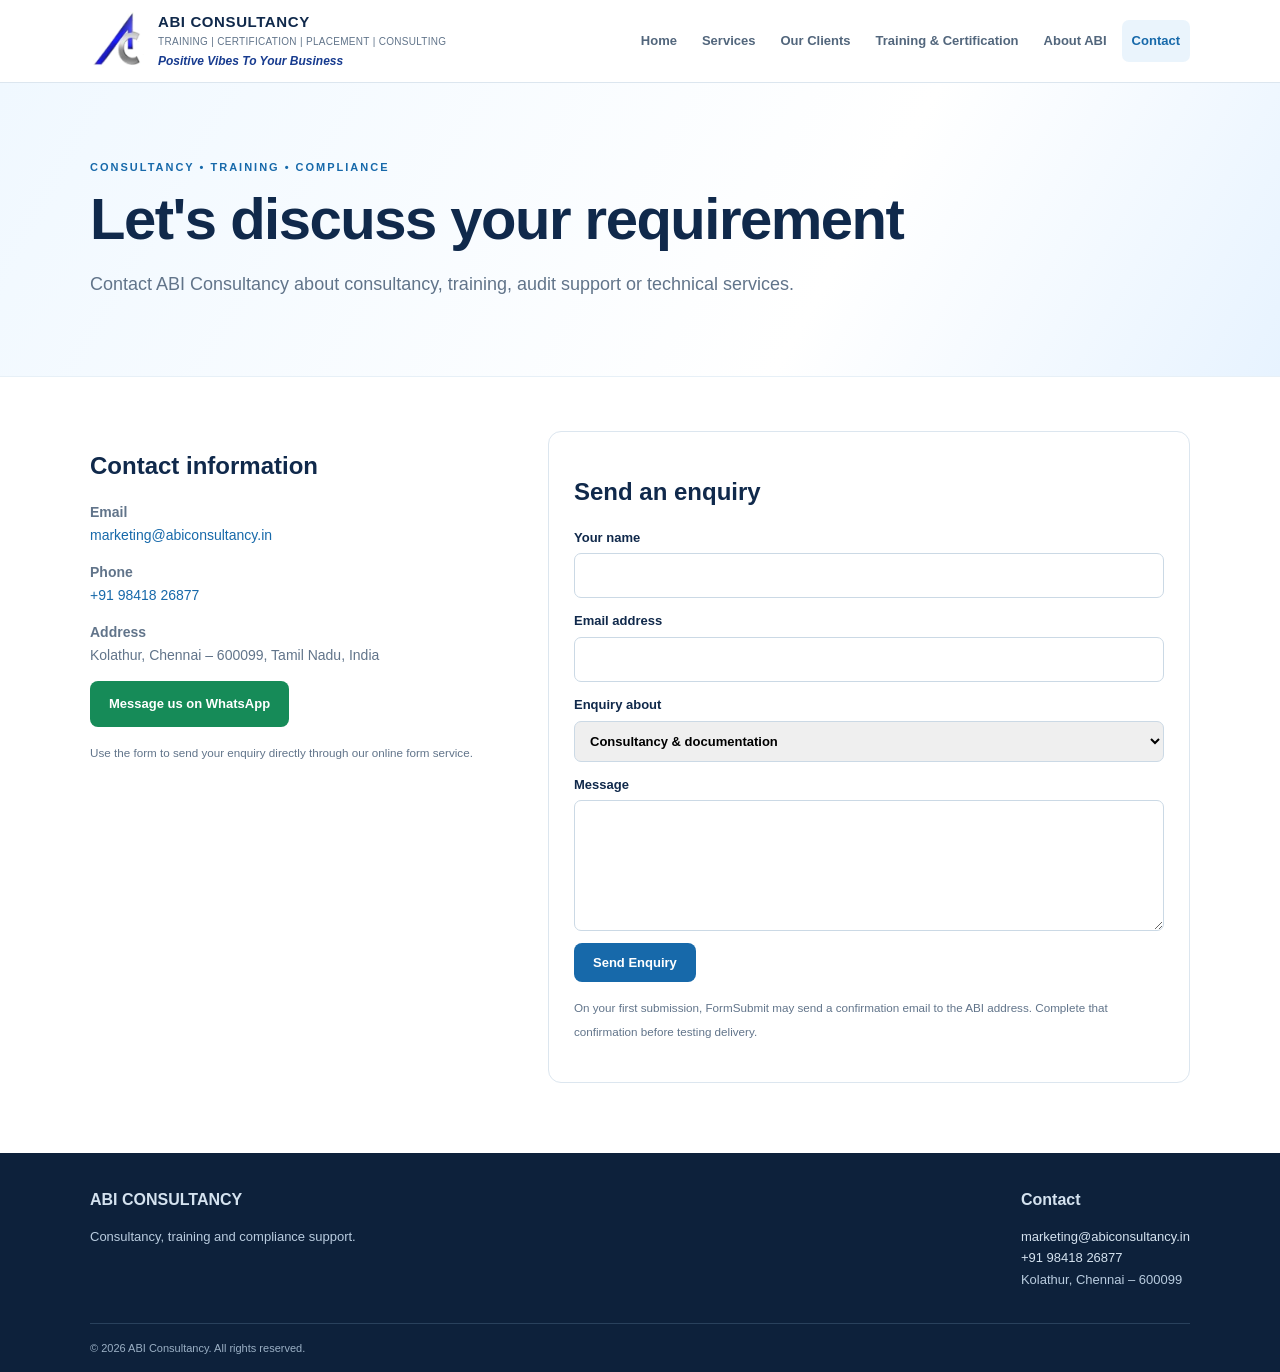
<file: contact.html>
<!doctype html>
<html lang="en">
<head>
<meta charset="utf-8"><meta name="viewport" content="width=device-width, initial-scale=1">
<title>Contact ABI Consultancy</title>
<meta name="description" content="Contact ABI Consultancy about consultancy, training, audit support or technical services.">
<link rel="stylesheet" href="styles.css"><link rel="icon" href="favicon.svg" type="image/svg+xml">
</head>
<body>
<header><div class="wrap top"><a class="brand" href="index.html"><img class="brand-logo" src="abi-logo.png" alt="ABI Consultancy logo"><span class="brand-copy"><strong>ABI CONSULTANCY</strong><small class="descriptor">TRAINING | CERTIFICATION | PLACEMENT | CONSULTING</small><small class="tagline">Positive Vibes To Your Business</small></span></a><button id="toggle" aria-expanded="false" aria-label="Toggle navigation">☰</button><nav id="nav"><a href="index.html">Home</a><a href="services.html">Services</a><a href="clients.html">Our Clients</a><a href="training.html">Training &amp; Certification</a><a href="about.html">About ABI</a><a class="active" href="contact.html">Contact</a></nav></div></header>
<main><section class="hero"><div class="wrap"><p class="eyebrow">CONSULTANCY • TRAINING • COMPLIANCE</p><h1>Let's discuss your requirement</h1><p class="intro">Contact ABI Consultancy about consultancy, training, audit support or technical services.</p></div></section>
<section class="wrap content"><section class="contact"><div><h2>Contact information</h2><p><b>Email</b><br><a href="mailto:marketing@abiconsultancy.in">marketing@abiconsultancy.in</a></p><p><b>Phone</b><br><a href="tel:+919841826877">+91 98418 26877</a></p><p><b>Address</b><br>Kolathur, Chennai – 600099, Tamil Nadu, India</p><a class="button whatsapp" href="https://wa.me/919841826877?text=Hello%20ABI%20Consultancy%2C%20I%20would%20like%20to%20enquire%20about%20your%20services." target="_blank" rel="noopener">Message us on WhatsApp</a><p><small>Use the form to send your enquiry directly through our online form service.</small></p></div>
<form id="enquiry" action="https://formsubmit.co/marketing@abiconsultancy.in" method="POST" data-remote-submit="true">
<h2>Send an enquiry</h2>
<input type="hidden" name="_subject" value="New enquiry from ABI Consultancy website">
<input type="hidden" name="_next" value="https://abiconsultancy.in/thank-you.html">
<input type="hidden" name="_template" value="table">
<input type="hidden" name="_captcha" value="true">
<label>Your name<input name="name" autocomplete="name" required></label>
<label>Email address<input name="email" type="email" autocomplete="email" required></label>
<label>Enquiry about<select name="topic" required><option value="Consultancy & documentation">Consultancy &amp; documentation</option><option value="Training">Training</option><option value="IMDS services">IMDS services</option><option value="CQI / audit support">CQI / audit support</option><option value="Safety / PCB support">Safety / PCB support</option><option value="Website designing">Website designing</option><option value="Other">Other</option></select></label>
<label>Message<textarea name="message" rows="5" required></textarea></label>
<button class="button" type="submit">Send Enquiry</button>
<p><small>On your first submission, FormSubmit may send a confirmation email to the ABI address. Complete that confirmation before testing delivery.</small></p>
</form></section></section></main>
<footer><div class="wrap foot"><div><strong>ABI CONSULTANCY</strong><p>Consultancy, training and compliance support.</p></div><div><strong>Contact</strong><p><a href="mailto:marketing@abiconsultancy.in">marketing@abiconsultancy.in</a><br><a href="tel:+919841826877">+91 98418 26877</a><br>Kolathur, Chennai – 600099</p></div></div><div class="wrap copyright">© <span id="year"></span> ABI Consultancy. All rights reserved.</div></footer>
<script src="script.js"></script>
</body></html>
</file>
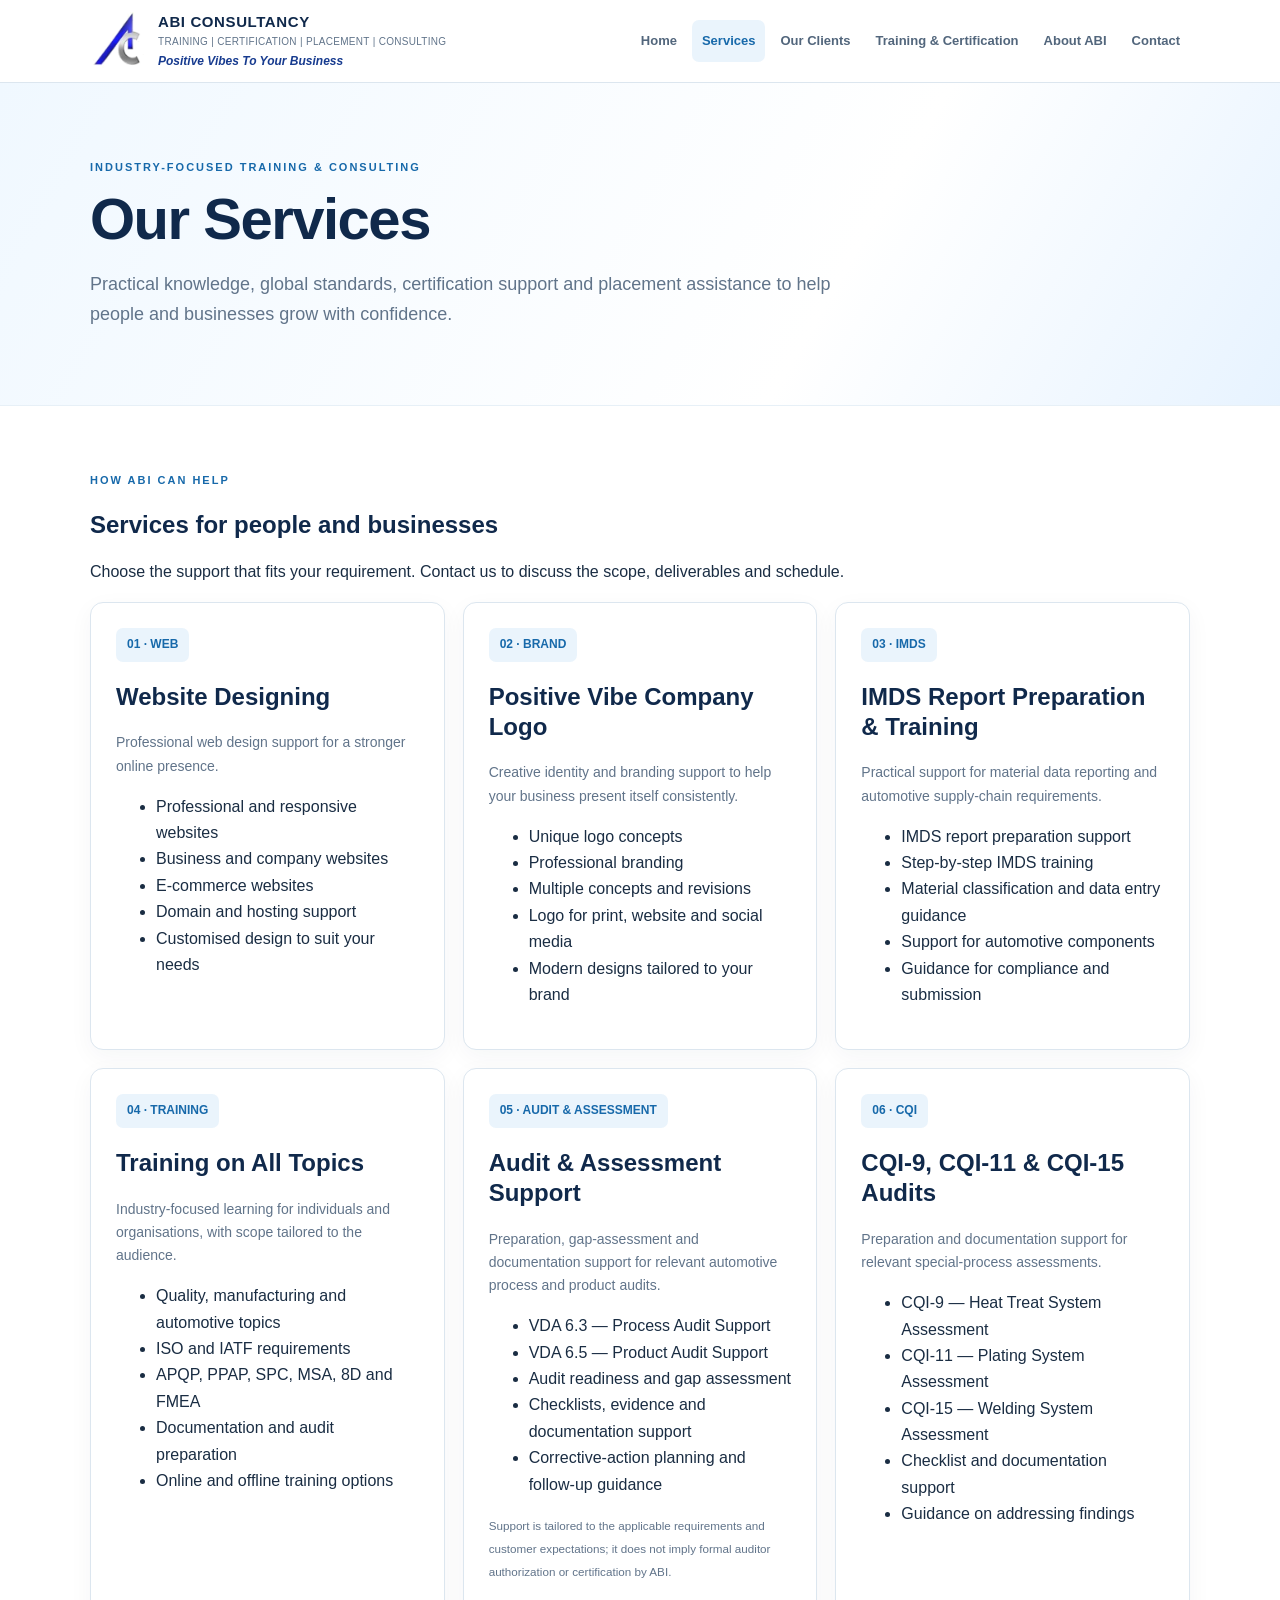
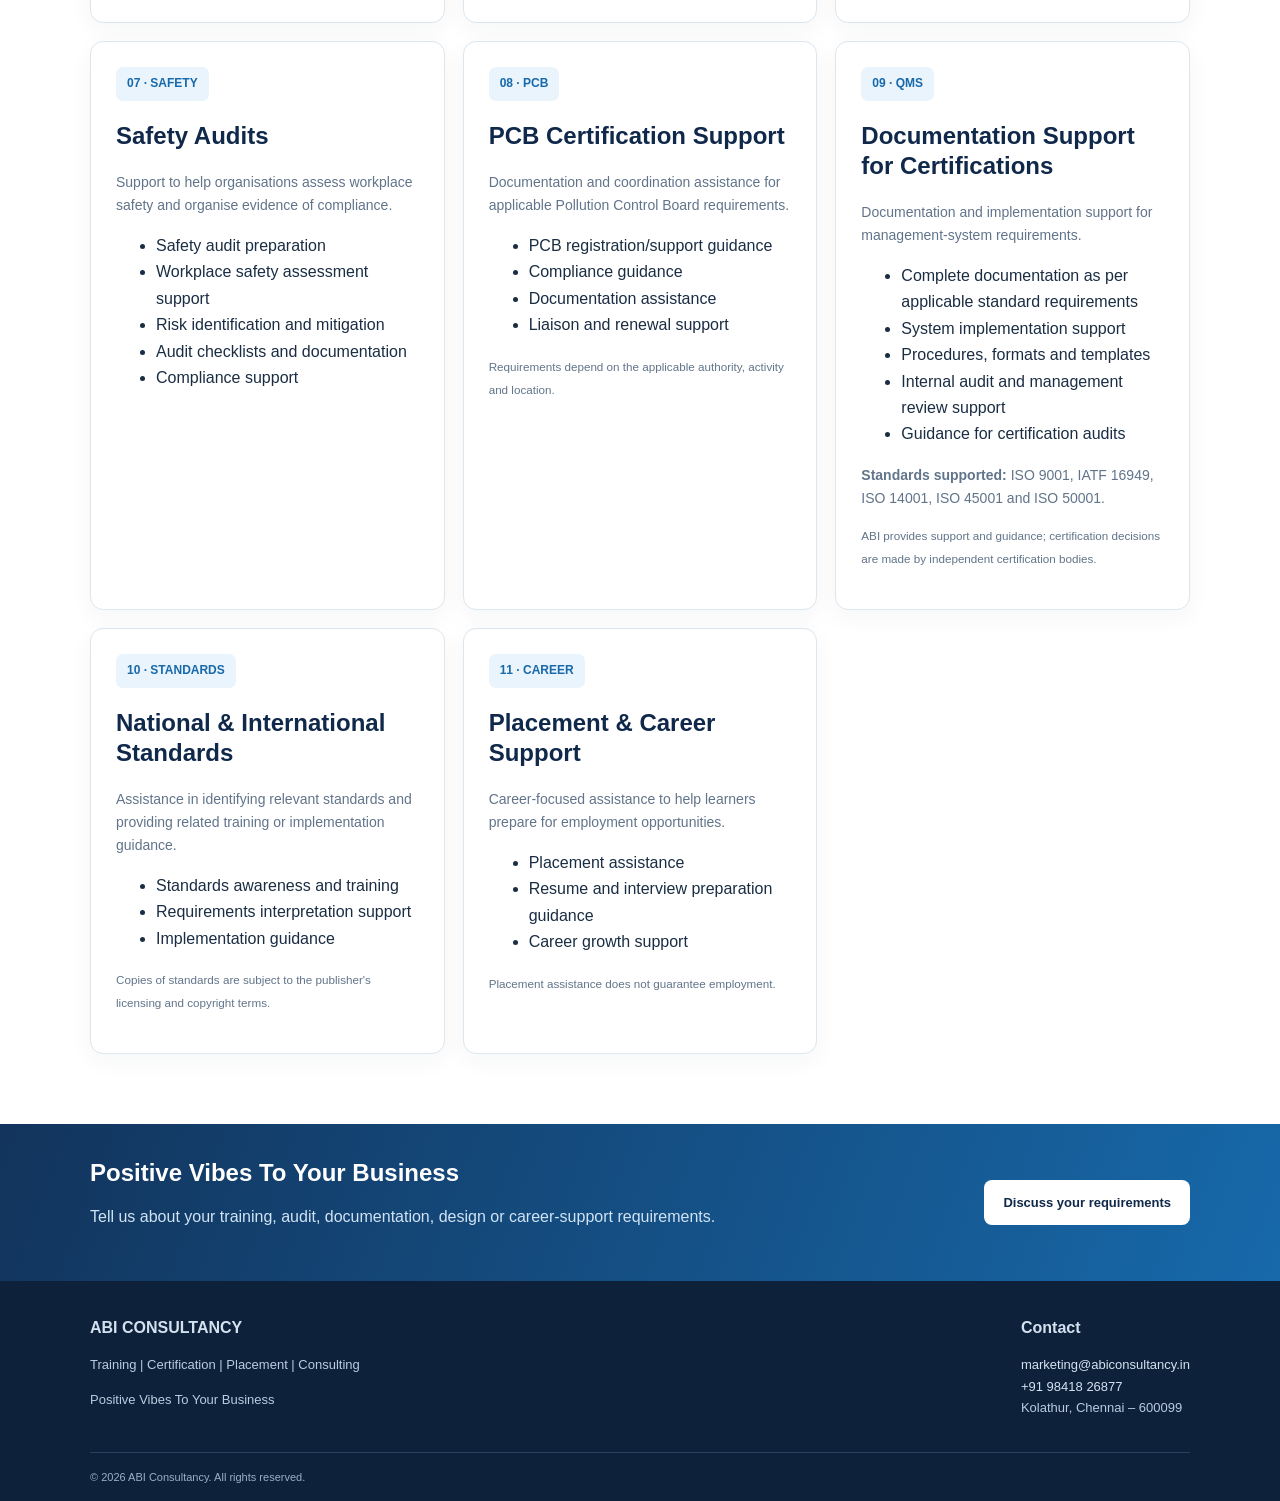
<file: services.html>
<!doctype html>
<html lang="en">
<head>
  <meta charset="utf-8">
  <meta name="viewport" content="width=device-width, initial-scale=1">
  <title>Services | ABI Consultancy</title>
  <meta name="description" content="Explore ABI Consultancy services: website and logo design, IMDS report preparation and training, technical training, VDA 6.3 and VDA 6.5 audit support, CQI audits, safety audits, PCB certification support, and ISO/IATF documentation support.">
  <link rel="stylesheet" href="styles.css">
  <link rel="icon" href="favicon.svg" type="image/svg+xml">
</head>
<body>
<header><div class="wrap top">
  <a class="brand" href="index.html"><img class="brand-logo" src="abi-logo.png" alt="ABI Consultancy logo"><span class="brand-copy"><strong>ABI CONSULTANCY</strong><small class="descriptor">TRAINING | CERTIFICATION | PLACEMENT | CONSULTING</small><small class="tagline">Positive Vibes To Your Business</small></span></a>
  <button id="toggle" aria-expanded="false" aria-label="Toggle navigation">☰</button>
  <nav id="nav"><a href="index.html">Home</a><a class="active" href="services.html">Services</a><a href="clients.html">Our Clients</a><a href="training.html">Training &amp; Certification</a><a href="about.html">About ABI</a><a href="contact.html">Contact</a></nav>
</div></header>
<main>
  <section class="hero"><div class="wrap">
    <p class="eyebrow">INDUSTRY-FOCUSED TRAINING &amp; CONSULTING</p>
    <h1>Our Services</h1>
    <p class="intro">Practical knowledge, global standards, certification support and placement assistance to help people and businesses grow with confidence.</p>
  </div></section>
  <section class="wrap content">
    <div class="section-heading"><p class="eyebrow">HOW ABI CAN HELP</p><h2>Services for people and businesses</h2><p>Choose the support that fits your requirement. Contact us to discuss the scope, deliverables and schedule.</p></div>
    <section class="cards">
      <article><b>01 · WEB</b><h2>Website Designing</h2><p>Professional web design support for a stronger online presence.</p><ul><li>Professional and responsive websites</li><li>Business and company websites</li><li>E-commerce websites</li><li>Domain and hosting support</li><li>Customised design to suit your needs</li></ul></article>
      <article><b>02 · BRAND</b><h2>Positive Vibe Company Logo</h2><p>Creative identity and branding support to help your business present itself consistently.</p><ul><li>Unique logo concepts</li><li>Professional branding</li><li>Multiple concepts and revisions</li><li>Logo for print, website and social media</li><li>Modern designs tailored to your brand</li></ul></article>
      <article><b>03 · IMDS</b><h2>IMDS Report Preparation &amp; Training</h2><p>Practical support for material data reporting and automotive supply-chain requirements.</p><ul><li>IMDS report preparation support</li><li>Step-by-step IMDS training</li><li>Material classification and data entry guidance</li><li>Support for automotive components</li><li>Guidance for compliance and submission</li></ul></article>
      <article><b>04 · TRAINING</b><h2>Training on All Topics</h2><p>Industry-focused learning for individuals and organisations, with scope tailored to the audience.</p><ul><li>Quality, manufacturing and automotive topics</li><li>ISO and IATF requirements</li><li>APQP, PPAP, SPC, MSA, 8D and FMEA</li><li>Documentation and audit preparation</li><li>Online and offline training options</li></ul></article>
      <article id="audits"><b>05 · AUDIT &amp; ASSESSMENT</b><h2>Audit &amp; Assessment Support</h2><p>Preparation, gap-assessment and documentation support for relevant automotive process and product audits.</p><ul><li>VDA 6.3 — Process Audit Support</li><li>VDA 6.5 — Product Audit Support</li><li>Audit readiness and gap assessment</li><li>Checklists, evidence and documentation support</li><li>Corrective-action planning and follow-up guidance</li></ul><p><small>Support is tailored to the applicable requirements and customer expectations; it does not imply formal auditor authorization or certification by ABI.</small></p></article>
      <article><b>06 · CQI</b><h2>CQI-9, CQI-11 &amp; CQI-15 Audits</h2><p>Preparation and documentation support for relevant special-process assessments.</p><ul><li>CQI-9 — Heat Treat System Assessment</li><li>CQI-11 — Plating System Assessment</li><li>CQI-15 — Welding System Assessment</li><li>Checklist and documentation support</li><li>Guidance on addressing findings</li></ul></article>
      <article><b>07 · SAFETY</b><h2>Safety Audits</h2><p>Support to help organisations assess workplace safety and organise evidence of compliance.</p><ul><li>Safety audit preparation</li><li>Workplace safety assessment support</li><li>Risk identification and mitigation</li><li>Audit checklists and documentation</li><li>Compliance support</li></ul></article>
      <article><b>08 · PCB</b><h2>PCB Certification Support</h2><p>Documentation and coordination assistance for applicable Pollution Control Board requirements.</p><ul><li>PCB registration/support guidance</li><li>Compliance guidance</li><li>Documentation assistance</li><li>Liaison and renewal support</li></ul><p><small>Requirements depend on the applicable authority, activity and location.</small></p></article>
      <article><b>09 · QMS</b><h2>Documentation Support for Certifications</h2><p>Documentation and implementation support for management-system requirements.</p><ul><li>Complete documentation as per applicable standard requirements</li><li>System implementation support</li><li>Procedures, formats and templates</li><li>Internal audit and management review support</li><li>Guidance for certification audits</li></ul><p><strong>Standards supported:</strong> ISO 9001, IATF 16949, ISO 14001, ISO 45001 and ISO 50001.</p><p><small>ABI provides support and guidance; certification decisions are made by independent certification bodies.</small></p></article>
      <article><b>10 · STANDARDS</b><h2>National &amp; International Standards</h2><p>Assistance in identifying relevant standards and providing related training or implementation guidance.</p><ul><li>Standards awareness and training</li><li>Requirements interpretation support</li><li>Implementation guidance</li></ul><p><small>Copies of standards are subject to the publisher's licensing and copyright terms.</small></p></article>
      <article><b>11 · CAREER</b><h2>Placement &amp; Career Support</h2><p>Career-focused assistance to help learners prepare for employment opportunities.</p><ul><li>Placement assistance</li><li>Resume and interview preparation guidance</li><li>Career growth support</li></ul><p><small>Placement assistance does not guarantee employment.</small></p></article>
    </section>
  </section>
  <section class="band"><div class="wrap bandinner"><div><h2>Positive Vibes To Your Business</h2><p>Tell us about your training, audit, documentation, design or career-support requirements.</p></div><a class="button light" href="contact.html">Discuss your requirements</a></div></section>
</main>
<footer><div class="wrap foot"><div><strong>ABI CONSULTANCY</strong><p>Training | Certification | Placement | Consulting</p><p>Positive Vibes To Your Business</p></div><div><strong>Contact</strong><p><a href="mailto:marketing@abiconsultancy.in">marketing@abiconsultancy.in</a><br><a href="tel:+919841826877">+91 98418 26877</a><br>Kolathur, Chennai – 600099</p></div></div><div class="wrap copyright">© <span id="year"></span> ABI Consultancy. All rights reserved.</div></footer>
<script src="script.js"></script>
</body></html>
</file>
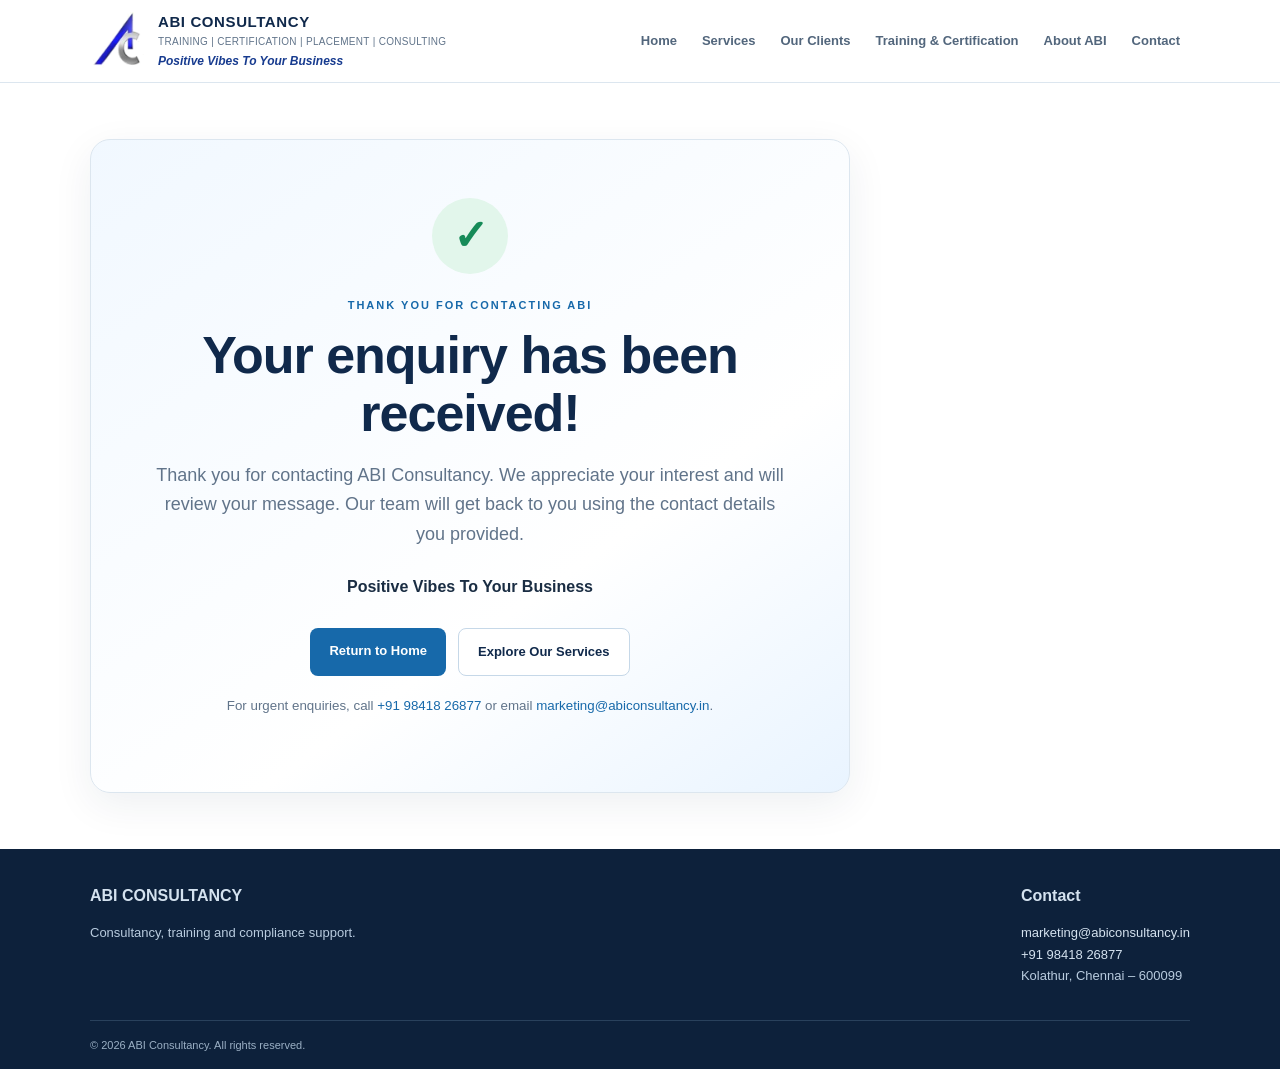
<file: thank-you.html>
<!doctype html>
<html lang="en">
<head>
<meta charset="utf-8">
<meta name="viewport" content="width=device-width, initial-scale=1">
<title>Thank You | ABI Consultancy</title>
<meta name="description" content="Thank you for contacting ABI Consultancy. We have received your enquiry.">
<link rel="stylesheet" href="styles.css">
<link rel="icon" href="favicon.svg" type="image/svg+xml">
<style>
.thanks-wrap{min-height:62vh;display:grid;place-items:center;padding:56px 0}
.thanks-card{max-width:760px;width:100%;text-align:center;border:1px solid var(--line);border-radius:20px;padding:clamp(28px,6vw,58px);background:linear-gradient(145deg,#f1f8ff,#fff 65%,#e9f4ff);box-shadow:0 12px 40px #10294b12}
.thanks-mark{width:76px;height:76px;border-radius:50%;display:grid;place-items:center;margin:0 auto 22px;background:#e2f6eb;color:#168b58;font-size:42px;font-weight:bold}
.thanks-card h1{font-size:clamp(34px,5vw,52px);margin:12px auto 18px;letter-spacing:-1px}
.thanks-card .intro{margin:0 auto 24px}
.thanks-actions{display:flex;justify-content:center;gap:12px;flex-wrap:wrap;margin-top:28px}
@media(max-width:650px){.thanks-wrap{padding:35px 0}.thanks-card{padding:28px 20px}}
</style>
</head>
<body>
<header><div class="wrap top"><a class="brand" href="index.html"><img class="brand-logo" src="abi-logo.png" alt="ABI Consultancy logo"><span class="brand-copy"><strong>ABI CONSULTANCY</strong><small class="descriptor">TRAINING | CERTIFICATION | PLACEMENT | CONSULTING</small><small class="tagline">Positive Vibes To Your Business</small></span></a><button id="toggle" aria-expanded="false" aria-label="Toggle navigation">☰</button><nav id="nav"><a href="index.html">Home</a><a href="services.html">Services</a><a href="clients.html">Our Clients</a><a href="training.html">Training &amp; Certification</a><a href="about.html">About ABI</a><a href="contact.html">Contact</a></nav></div></header>
<main class="thanks-wrap"><div class="wrap"><section class="thanks-card"><div class="thanks-mark" aria-hidden="true">✓</div><p class="eyebrow">THANK YOU FOR CONTACTING ABI</p><h1>Your enquiry has been received!</h1><p class="intro">Thank you for contacting ABI Consultancy. We appreciate your interest and will review your message. Our team will get back to you using the contact details you provided.</p><p><strong>Positive Vibes To Your Business</strong></p><div class="thanks-actions"><a class="button" href="index.html">Return to Home</a><a class="button secondary" href="services.html">Explore Our Services</a></div><p><small>For urgent enquiries, call <a href="tel:+919841826877">+91 98418 26877</a> or email <a href="mailto:marketing@abiconsultancy.in">marketing@abiconsultancy.in</a>.</small></p></section></div></main>
<footer><div class="wrap foot"><div><strong>ABI CONSULTANCY</strong><p>Consultancy, training and compliance support.</p></div><div><strong>Contact</strong><p><a href="mailto:marketing@abiconsultancy.in">marketing@abiconsultancy.in</a><br><a href="tel:+919841826877">+91 98418 26877</a><br>Kolathur, Chennai – 600099</p></div></div><div class="wrap copyright">© <span id="year"></span> ABI Consultancy. All rights reserved.</div></footer>
<script src="script.js"></script>
</body>
</html>
</file>
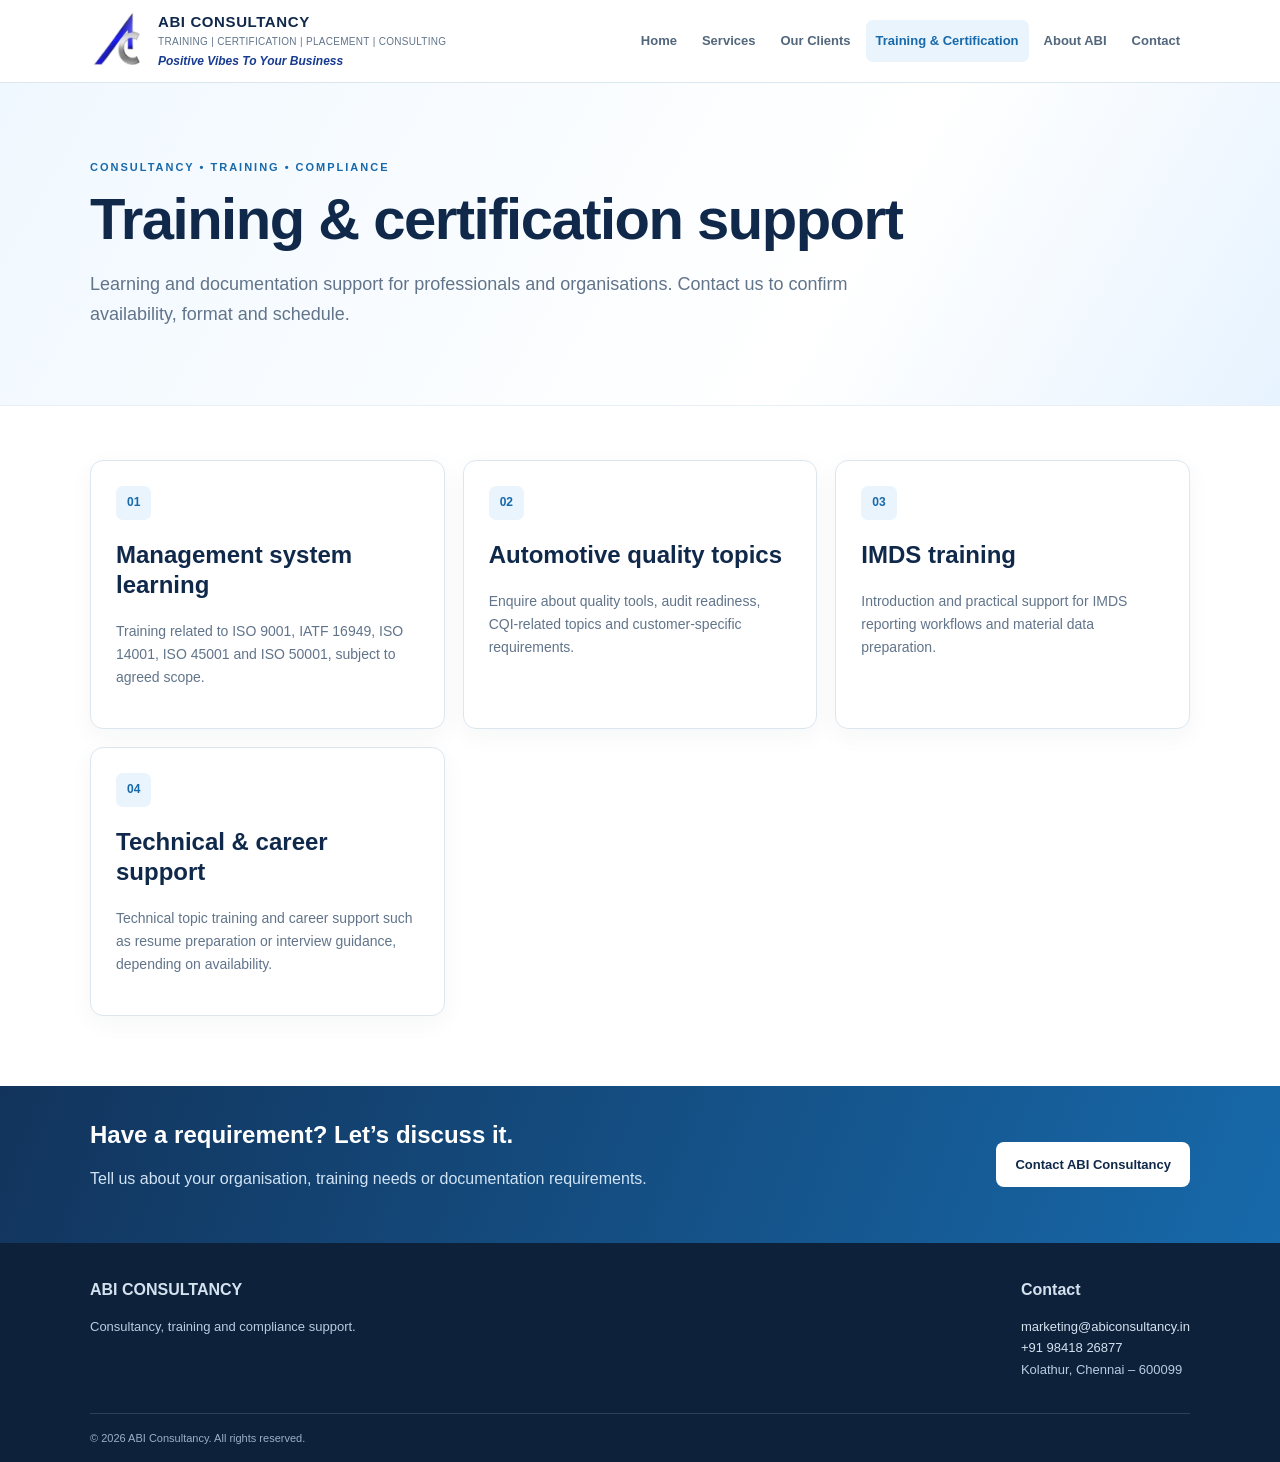
<file: training.html>
<!doctype html><html lang="en"><head><meta charset="utf-8"><meta name="viewport" content="width=device-width, initial-scale=1"><title>Training & Certification | ABI Consultancy</title><meta name="description" content="Learning and documentation support for professionals and organisations. Contact us to confirm availability, format and schedule."><link rel="stylesheet" href="styles.css"><link rel="icon" href="favicon.svg" type="image/svg+xml"></head><body>
<header><div class="wrap top"><a class="brand" href="index.html"><img class="brand-logo" src="abi-logo.png" alt="ABI Consultancy logo"><span class="brand-copy"><strong>ABI CONSULTANCY</strong><small class="descriptor">TRAINING | CERTIFICATION | PLACEMENT | CONSULTING</small><small class="tagline">Positive Vibes To Your Business</small></span></a><button id="toggle" aria-expanded="false" aria-label="Toggle navigation">☰</button><nav id="nav"><a class="" href="index.html">Home</a><a class="" href="services.html">Services</a><a class="" href="clients.html">Our Clients</a><a class="active" href="training.html">Training & Certification</a><a class="" href="about.html">About ABI</a><a class="" href="contact.html">Contact</a></nav></div></header>
<main><section class="hero"><div class="wrap"><p class="eyebrow">CONSULTANCY • TRAINING • COMPLIANCE</p><h1>Training & certification support</h1><p class="intro">Learning and documentation support for professionals and organisations. Contact us to confirm availability, format and schedule.</p></div></section><section class="wrap content">
<section class="cards"><article><b>01</b><h2>Management system learning</h2><p>Training related to ISO 9001, IATF 16949, ISO 14001, ISO 45001 and ISO 50001, subject to agreed scope.</p></article><article><b>02</b><h2>Automotive quality topics</h2><p>Enquire about quality tools, audit readiness, CQI-related topics and customer-specific requirements.</p></article><article><b>03</b><h2>IMDS training</h2><p>Introduction and practical support for IMDS reporting workflows and material data preparation.</p></article><article><b>04</b><h2>Technical & career support</h2><p>Technical topic training and career support such as resume preparation or interview guidance, depending on availability.</p></article></section>
</section><section class="band"><div class="wrap bandinner"><div><h2>Have a requirement? Let’s discuss it.</h2><p>Tell us about your organisation, training needs or documentation requirements.</p></div><a class="button light" href="contact.html">Contact ABI Consultancy</a></div></section></main>
<footer><div class="wrap foot"><div><strong>ABI CONSULTANCY</strong><p>Consultancy, training and compliance support.</p></div><div><strong>Contact</strong><p><a href="mailto:marketing@abiconsultancy.in">marketing@abiconsultancy.in</a><br><a href="tel:+919841826877">+91 98418 26877</a><br>Kolathur, Chennai – 600099</p></div></div><div class="wrap copyright">© <span id="year"></span> ABI Consultancy. All rights reserved.</div></footer><script src="script.js"></script></body></html>
</file>
<file: styles.css>
:root{--navy:#10294b;--blue:#1769aa;--sky:#eaf4fc;--ink:#1a2d43;--muted:#61748a;--line:#dce6ef}*{box-sizing:border-box}body{margin:0;font-family:Arial,Helvetica,sans-serif;color:var(--ink);line-height:1.65}a{color:var(--blue);text-decoration:none}.wrap{width:min(1100px,calc(100% - 36px));margin:auto}header{position:sticky;top:0;background:#fff;border-bottom:1px solid var(--line);z-index:4}.top{min-height:82px;display:flex;align-items:center;justify-content:space-between;gap:20px}.brand{display:flex;align-items:center;gap:10px;color:var(--navy);min-width:260px}.brand-logo{width:58px;height:58px;object-fit:contain;flex-shrink:0}.brand-copy{display:block}.brand strong{display:block;letter-spacing:.6px;font-size:15px;line-height:1.25}.brand small{display:block;font-size:10px;margin-top:3px;line-height:1.35}.brand .descriptor{color:var(--muted);letter-spacing:.3px}.brand .tagline{color:#173b8f;font-size:12px;font-weight:700;font-style:italic;margin-top:4px}nav{display:flex;gap:5px}nav a{font-size:13px;font-weight:bold;padding:10px;border-radius:7px;color:#52667c}nav a:hover,nav a.active{background:var(--sky);color:var(--blue)}#toggle{display:none;background:#fff;border:1px solid var(--line);border-radius:7px;padding:8px 12px;font-size:20px}.hero{background:linear-gradient(120deg,#f0f8ff,#fff 65%,#e7f3ff);padding:64px 0 58px;border-bottom:1px solid #e7f0f7}.eyebrow{font-size:11px;letter-spacing:2px;font-weight:900;color:var(--blue)}h1{font-size:clamp(36px,5vw,58px);line-height:1.12;letter-spacing:-1.5px;color:var(--navy);max-width:850px;margin:10px 0 18px}.intro{font-size:18px;color:var(--muted);max-width:760px}.button{display:inline-block;border:0;border-radius:8px;padding:12px 19px;background:var(--blue);color:white;font-weight:bold;font-size:13px;cursor:pointer}.secondary{background:white;color:var(--navy);border:1px solid #c6d8e8}.content{padding-top:54px;padding-bottom:70px}.cards{display:grid;grid-template-columns:repeat(3,1fr);gap:18px}.cards article,.note,form{border:1px solid var(--line);border-radius:13px;padding:25px;background:#fff;box-shadow:0 7px 24px #10294b0b}.cards b{display:inline-block;background:var(--sky);color:var(--blue);padding:7px 11px;border-radius:7px;font-size:12px}.cards h2,h2{color:var(--navy);line-height:1.25}.cards p,.about p,.contact p{color:var(--muted);font-size:14px}.cards small,small{color:var(--muted)}.about,.contact{display:grid;grid-template-columns:1fr 1fr;gap:30px}.note{background:#f4f9fd}.contact{grid-template-columns:.8fr 1.2fr}.contact form{box-shadow:none}label{display:block;font-size:13px;font-weight:bold;color:var(--navy);margin:12px 0}input,select,textarea{display:block;width:100%;font:inherit;border:1px solid #cbd9e5;border-radius:7px;padding:11px;margin-top:5px}textarea{resize:vertical}.whatsapp{background:#168b58}.band{background:linear-gradient(110deg,#12345c,#1769aa);color:white;padding:34px 0}.bandinner{display:flex;align-items:center;justify-content:space-between;gap:24px}.band h2{color:white;margin:0}.band p{color:#d1e4f5}.light{background:white;color:var(--navy)}footer{background:#0d213b;color:#d4e2ef;padding:34px 0 0}.foot{display:flex;justify-content:space-between;gap:30px;padding-bottom:20px}.foot p{font-size:13px;color:#b9ccdf}.foot a{color:#d4e2ef}.copyright{border-top:1px solid #29415c;padding:15px 0;font-size:11px;color:#9bb0c5}@media(max-width:820px){.cards{grid-template-columns:repeat(2,1fr)}nav a{font-size:11px;padding:8px}}@media(max-width:650px){.top{min-height:72px}#toggle{display:block}nav{display:none;position:absolute;top:71px;left:0;right:0;background:white;border-bottom:1px solid var(--line);padding:12px 18px;flex-direction:column}nav.open{display:flex}nav a{font-size:13px}.cards,.about,.contact{grid-template-columns:1fr}.hero{padding:45px 0}.intro{font-size:16px}.bandinner,.foot{align-items:flex-start;flex-direction:column}.content{padding-top:36px;padding-bottom:45px}}
</file>
<file: ABI_Consultancy_Website_Starter/styles.css>
@import url('https://fonts.googleapis.com/css2?family=DM+Sans:wght@400;500;600;700&family=Manrope:wght@400;500;600;700;800&display=swap');
:root{--navy:#102a43;--navy2:#173b57;--teal:#0f8b8d;--teal2:#36b4ae;--gold:#d6a84f;--ink:#1c2d3d;--muted:#66798a;--pale:#f3f7f9;--line:#dce5eb;--white:#fff;--max:1180px}
*{box-sizing:border-box}html{scroll-behavior:smooth;scroll-padding-top:90px}body{margin:0;color:var(--ink);font-family:'DM Sans',Arial,sans-serif;line-height:1.65;background:#fff}a{color:inherit;text-decoration:none}.container{width:min(var(--max),calc(100% - 48px));margin:auto}.topbar{background:var(--navy);color:#dbe8ef;font-size:12px;letter-spacing:.02em}.topbar-inner{display:flex;justify-content:space-between;align-items:center;min-height:37px;gap:20px}.topbar-links{display:flex;gap:24px}.topbar a:hover{color:#fff}.site-header{background:#fff;position:sticky;top:0;z-index:20;border-bottom:1px solid rgba(16,42,67,.08)}.nav-wrap{min-height:82px;display:flex;align-items:center;justify-content:space-between;gap:30px}.brand{display:flex;align-items:center;gap:11px;min-width:max-content}.brand-mark{font:800 35px/1 'Manrope',sans-serif;letter-spacing:-3px;color:var(--navy)}.brand-mark span{color:var(--teal)}.brand-copy{display:flex;flex-direction:column;line-height:1.3}.brand-copy strong{font:800 13px 'Manrope',sans-serif;letter-spacing:.16em;color:var(--navy)}.brand-copy small{font-size:8px;letter-spacing:.09em;color:var(--muted);margin-top:4px}.nav{display:flex;align-items:center;gap:30px;font-size:13px;font-weight:600;color:#42596b}.nav>a:not(.nav-cta):hover{color:var(--teal)}.nav-cta{padding:12px 16px;border:1px solid var(--line);border-radius:5px;color:var(--navy)}.nav-cta span{color:var(--teal);margin-left:8px}.menu-toggle{display:none;border:0;background:none;color:var(--navy);font-size:25px}
.hero{position:relative;overflow:hidden;background:linear-gradient(115deg,#f3f8fa 0%,#edf5f7 53%,#e0f1ef 100%);min-height:590px;display:flex;align-items:center}.hero-grid{position:absolute;inset:0;background-image:linear-gradient(rgba(16,42,67,.035) 1px,transparent 1px),linear-gradient(90deg,rgba(16,42,67,.035) 1px,transparent 1px);background-size:52px 52px;mask-image:linear-gradient(90deg,black,transparent 85%)}.hero-content{position:relative;display:grid;grid-template-columns:1.06fr .94fr;gap:45px;align-items:center;padding-top:68px;padding-bottom:75px}.eyebrow{font-size:10px;font-weight:700;letter-spacing:.17em;color:var(--teal);display:flex;align-items:center;gap:9px}.eyebrow-dot{width:7px;height:7px;background:var(--gold);border-radius:50%;display:inline-block}.hero h1,.section h2,.training-section h2,.standards-section h2,.cta-band h2{font:800 clamp(37px,4.3vw,58px)/1.13 'Manrope',sans-serif;letter-spacing:-.055em;color:var(--navy);margin:22px 0 20px}.hero h1 em,.section h2 em,.training-section h2 em,.standards-section h2 em{font-style:normal;color:var(--teal)}.hero-lede{font-size:16px;line-height:1.85;color:#506779;max-width:560px}.hero-actions{display:flex;gap:12px;flex-wrap:wrap;margin-top:28px}.button{display:inline-flex;align-items:center;justify-content:center;gap:22px;border-radius:4px;padding:14px 19px;font-size:12px;font-weight:700;letter-spacing:.01em;transition:transform .2s,background .2s;cursor:pointer;border:1px solid transparent}.button:hover{transform:translateY(-2px)}.button-primary{background:var(--teal);color:#fff}.button-primary:hover{background:#0a7477}.button-primary span,.button-light span{font-size:17px}.button-ghost{border-color:#cbd9e1;color:var(--navy);background:rgba(255,255,255,.45)}.hero-proof{display:flex;align-items:center;gap:23px;margin-top:42px}.hero-proof div:not(.proof-divider){display:flex;flex-direction:column}.hero-proof strong{font:700 13px 'Manrope',sans-serif;color:var(--navy)}.hero-proof span{font-size:11px;color:var(--muted);margin-top:3px}.proof-divider{height:32px;width:1px;background:#cbd9e1}
.hero-art{height:390px;position:relative;display:flex;align-items:center;justify-content:center}.art-orbit{position:absolute;border:1px solid rgba(15,139,141,.18);border-radius:50%;transform:rotate(-24deg)}.orbit-one{width:370px;height:280px}.orbit-two{width:450px;height:330px;transform:rotate(28deg)}.art-card-main{position:relative;z-index:2;width:min(360px,85%);padding:27px 28px 22px;border-radius:8px;background:linear-gradient(140deg,#153b57,#102a43);box-shadow:0 25px 65px rgba(16,42,67,.2);color:#fff}.art-card-top{display:flex;justify-content:space-between;align-items:center}.art-label{font-size:9px;letter-spacing:.15em;color:#8fd9d2;font-weight:700}.art-status{color:#7bd7bc;font-size:14px}.art-title{font:700 25px/1.3 'Manrope',sans-serif;letter-spacing:-.04em;margin:25px 0}.art-bars{display:grid;gap:8px}.art-bars i{height:5px;border-radius:10px;background:linear-gradient(90deg,var(--teal2),#8bd7cc);display:block}.art-bars i:nth-child(2){opacity:.55}.art-bars i:nth-child(3){opacity:.75}.art-metrics{display:grid;grid-template-columns:repeat(3,1fr);gap:10px;border-top:1px solid rgba(255,255,255,.15);margin-top:25px;padding-top:16px}.art-metrics div{display:flex;flex-direction:column}.art-metrics b{font:700 17px 'Manrope',sans-serif;color:#fff}.art-metrics span{font-size:10px;color:#a9c4d0}.float-tag{position:absolute;z-index:4;background:#fff;border:1px solid #e0e9ed;box-shadow:0 12px 35px rgba(16,42,67,.1);padding:12px 14px;border-radius:6px;display:flex;align-items:center;gap:10px}.float-tag b{font-size:11px;color:var(--navy);display:block}.float-tag small{font-size:9px;color:var(--muted);display:block;margin-top:2px}.tag-icon{width:30px;height:30px;border-radius:5px;background:#e3f5f1;color:var(--teal);display:grid;place-items:center;font-size:18px}.tag-icon-gold{background:#fcf2db;color:#a87a25}.tag-top{top:33px;right:0}.tag-bottom{bottom:24px;left:-4px}.art-cross{position:absolute;right:20px;bottom:18px;color:var(--teal);font-size:35px;font-weight:300}.hero-bottom-line{position:absolute;bottom:0;left:0;width:35%;height:4px;background:var(--teal)}
.trust-strip{background:#fff;border-bottom:1px solid var(--line)}.trust-inner{min-height:83px;display:flex;align-items:center;justify-content:space-between;gap:28px}.trust-label{font-size:9px;letter-spacing:.14em;color:#7a8d9a;font-weight:700;white-space:nowrap}.trust-items{display:flex;align-items:center;gap:21px;color:#526a7b;font-size:11px;font-weight:600}.trust-items i{width:4px;height:4px;border-radius:50%;background:var(--gold)}
.section{padding:100px 0}.section-heading{display:flex;justify-content:space-between;align-items:end;gap:50px;margin-bottom:42px}.dark-eyebrow{color:var(--teal)}.section h2,.training-section h2,.standards-section h2{font-size:clamp(34px,3.7vw,47px);margin:16px 0 0}.section-heading>p{max-width:390px;color:var(--muted);font-size:13px;line-height:1.9;margin:0 0 4px}.service-grid{display:grid;grid-template-columns:repeat(2,1fr);gap:16px}.service-card{position:relative;border:1px solid var(--line);padding:29px 30px 27px;border-radius:6px;background:#fff;min-height:285px;transition:box-shadow .2s,transform .2s}.service-card:hover{box-shadow:0 16px 40px rgba(16,42,67,.08);transform:translateY(-3px)}.service-featured{background:linear-gradient(130deg,#f0f8f7,#fff)}.service-number{position:absolute;top:24px;right:27px;font:700 12px 'Manrope',sans-serif;color:#9cb0bd}.service-icon{font-size:30px;color:var(--teal);margin-bottom:18px}.service-card h3{font:700 19px 'Manrope',sans-serif;color:var(--navy);letter-spacing:-.03em;margin:0 0 10px}.service-card p{font-size:12px;line-height:1.85;color:var(--muted);max-width:490px}.chip-list{display:flex;gap:6px;flex-wrap:wrap;margin:17px 0 20px}.chip-list span{font-size:9px;padding:5px 8px;border-radius:3px;background:#edf4f6;color:#506a7b;font-weight:600}.text-link{font-size:11px;font-weight:700;color:var(--teal);display:inline-flex;gap:13px;align-items:center}.text-link span{font-size:17px}.section-note{font-size:10px;color:#8797a2;line-height:1.8;margin-top:25px}
.training-section{background:var(--navy);color:#fff;padding:95px 0;position:relative;overflow:hidden}.training-section:before{content:"";position:absolute;width:560px;height:560px;border:1px solid rgba(255,255,255,.08);border-radius:50%;left:-300px;top:-160px}.training-layout{display:grid;grid-template-columns:.75fr 1.25fr;gap:85px;position:relative}.training-section .eyebrow,.standards-section .eyebrow,.cta-band .eyebrow{color:#7bd4ca}.training-section h2{color:#fff}.training-section h2 em{color:#7bd4ca}.training-intro>p{font-size:13px;color:#b9cbd5;line-height:1.9;margin:24px 0}.button-light{background:#fff;color:var(--navy)}.button-light:hover{background:#eaf7f5}.training-side-note{display:flex;gap:12px;margin-top:42px;font-size:10px;color:#91aab9;line-height:1.8}.note-line{width:26px;height:1px;background:var(--gold);margin-top:9px;flex-shrink:0}.training-list{border-top:1px solid rgba(255,255,255,.16)}.training-item{display:grid;grid-template-columns:38px 1fr 24px;gap:15px;align-items:start;padding:21px 0;border-bottom:1px solid rgba(255,255,255,.16)}.training-index{font:700 11px 'Manrope',sans-serif;color:#6ed0c6;padding-top:4px}.training-item h3{font:700 15px 'Manrope',sans-serif;color:#fff;margin:0 0 6px}.training-item p{font-size:11px;color:#a9bdca;line-height:1.8;margin:0}.training-item>a{font-size:20px;color:#8bd9d1}.training-item>a:hover{color:#fff}
.about-layout{display:grid;grid-template-columns:.9fr 1.1fr;gap:90px;align-items:center}.about-visual{position:relative;min-height:390px;display:grid;place-items:center}.about-square{position:absolute;width:82%;height:82%;background:#e5f3f1;left:0;top:0;border-radius:4px}.about-panel{position:relative;width:78%;background:#fff;box-shadow:0 20px 60px rgba(16,42,67,.13);padding:30px 27px;margin:32px 0 0 36px;border:1px solid #e5ecef}.panel-kicker{font-size:9px;font-weight:700;letter-spacing:.16em;color:var(--teal);display:block;margin-bottom:22px}.approach-step{display:flex;align-items:center;gap:17px;padding:13px 0;border-top:1px solid #edf1f3}.approach-step>b{font:700 13px 'Manrope',sans-serif;color:var(--teal)}.approach-step span{display:flex;flex-direction:column}.approach-step strong{font:700 13px 'Manrope',sans-serif;color:var(--navy)}.approach-step small{font-size:10px;color:var(--muted);margin-top:3px}.about-stamp{position:absolute;bottom:9px;left:0;background:var(--gold);color:var(--navy);width:98px;height:98px;border-radius:50%;display:flex;flex-direction:column;align-items:center;justify-content:center;border:6px solid #fff}.about-stamp strong{font:800 25px 'Manrope',sans-serif;line-height:1.1}.about-stamp span{font-size:7px;letter-spacing:.13em;font-weight:800}.about-copy h2{margin-bottom:23px}.about-copy>p{font-size:13px;line-height:1.95;color:var(--muted)}.mission-box{display:flex;gap:15px;align-items:center;background:var(--pale);padding:16px 19px;margin:24px 0}.mission-box>span{font:700 38px Georgia;color:var(--teal);line-height:1}.mission-box div{display:flex;flex-direction:column}.mission-box strong{font:700 12px 'Manrope',sans-serif;color:var(--navy)}.mission-box small{font-size:9px;color:var(--muted);margin-top:4px}
.standards-section{background:#163951;padding:83px 0}.section-heading-light h2{color:#fff}.section-heading-light h2 em{color:#7bd4ca}.section-heading-light>p{color:#b3c7d3}.standards-grid{display:grid;grid-template-columns:repeat(6,1fr);gap:9px}.standards-grid span{border:1px solid rgba(255,255,255,.16);padding:16px 10px;text-align:center;color:#e7f0f4;font:700 11px 'Manrope',sans-serif;border-radius:3px;background:rgba(255,255,255,.035)}.standards-grid span:hover{background:rgba(54,180,174,.15);border-color:rgba(123,212,202,.5)}
.experience-section{padding-bottom:90px}.client-cloud{display:flex;gap:12px;flex-wrap:wrap;justify-content:center;padding:32px 0 8px}.client-cloud span{padding:15px 19px;border:1px solid var(--line);background:#fff;color:#4a6273;font:800 12px 'Manrope',sans-serif;letter-spacing:.02em;border-radius:4px}.client-cloud span:nth-child(3n){color:var(--teal)}.client-cloud span:nth-child(4n){background:#f4f8f9}
.cta-band{background:var(--teal);padding:46px 0}.cta-inner{display:flex;align-items:center;justify-content:space-between;gap:25px}.cta-band h2{font-size:31px;color:#fff;margin:12px 0 0;letter-spacing:-.04em}.cta-band .button{flex-shrink:0}
.contact-section{background:#f4f8fa}.contact-layout{display:grid;grid-template-columns:.9fr 1.1fr;gap:90px;align-items:start}.contact-copy h2{margin-bottom:20px}.contact-copy>p{font-size:13px;line-height:1.9;color:var(--muted);max-width:420px}.contact-detail{display:flex;align-items:flex-start;gap:13px;margin-top:24px}.contact-symbol{width:36px;height:36px;display:grid;place-items:center;border:1px solid #d8e6e9;border-radius:4px;color:var(--teal);background:#fff;flex-shrink:0}.contact-detail div{display:flex;flex-direction:column}.contact-detail small{font-size:9px;letter-spacing:.13em;font-weight:700;color:#8495a0;margin-bottom:4px}.contact-detail a,.contact-detail span:not(.contact-symbol){font-size:12px;color:var(--navy);line-height:1.8}.whatsapp-link{display:inline-flex;gap:14px;color:var(--teal);font-size:11px;font-weight:700;margin-top:28px}.enquiry-form{background:#fff;border:1px solid #e1e9ed;border-radius:6px;padding:30px;box-shadow:0 16px 45px rgba(16,42,67,.045)}.form-heading{display:flex;justify-content:space-between;align-items:baseline;gap:15px;margin-bottom:22px}.form-heading h3{font:800 21px 'Manrope',sans-serif;color:var(--navy);margin:0}.form-heading p{font-size:9px;color:#8a9aa5;margin:0}.enquiry-form label{display:block;font-size:10px;font-weight:700;color:#42596a;margin:14px 0 6px}.enquiry-form input,.enquiry-form select,.enquiry-form textarea{width:100%;font:12px 'DM Sans',sans-serif;color:var(--ink);background:#fbfcfd;border:1px solid #dbe5ea;border-radius:3px;padding:12px 13px;outline:none}.enquiry-form input:focus,.enquiry-form select:focus,.enquiry-form textarea:focus{border-color:var(--teal);box-shadow:0 0 0 3px rgba(15,139,141,.08)}.enquiry-form textarea{resize:vertical}.form-row{display:grid;grid-template-columns:1fr 1fr;gap:14px}.form-submit{width:100%;margin-top:20px}.form-note{font-size:9px;line-height:1.7;color:#8595a0}.form-success{font-size:11px;color:var(--teal);margin-top:8px}
.footer{background:#0b2032;color:#b1c4d0}.footer-top{min-height:105px;display:flex;align-items:center;justify-content:space-between;gap:24px;border-bottom:1px solid rgba(255,255,255,.12)}.brand-footer .brand-mark,.brand-footer .brand-copy strong{color:#fff}.brand-footer .brand-copy small{color:#9fb4c2}.footer-top>p{font-size:11px;color:#91a8b8;font-style:italic}.footer-links{display:flex;gap:22px;font-size:11px}.footer-links a:hover{color:#fff}.footer-bottom{min-height:50px;display:flex;align-items:center;justify-content:space-between;font-size:9px;color:#8098a8}.floating-whatsapp{position:fixed;right:20px;bottom:20px;z-index:15;width:49px;height:49px;border-radius:50%;display:grid;place-items:center;background:#20a878;color:#fff;font:800 11px 'Manrope',sans-serif;box-shadow:0 8px 22px rgba(5,70,45,.25);border:3px solid #fff}
@media(max-width:900px){.nav{gap:17px}.hero-content{grid-template-columns:1fr .8fr;gap:15px}.hero h1{font-size:46px}.hero-art{transform:scale(.92)}.training-layout{gap:40px}.about-layout,.contact-layout{gap:45px}.standards-grid{grid-template-columns:repeat(4,1fr)}.trust-items{gap:12px}.trust-label{max-width:145px;white-space:normal}}
@media(max-width:720px){.container{width:min(100% - 34px,var(--max))}.topbar-inner{justify-content:center;min-height:34px}.topbar-inner>span{display:none}.topbar-links{gap:15px;font-size:10px}.nav-wrap{min-height:70px}.menu-toggle{display:block}.nav{display:none;position:absolute;top:70px;left:0;right:0;background:#fff;border-bottom:1px solid var(--line);padding:18px 24px 24px;align-items:stretch;gap:0;flex-direction:column;box-shadow:0 16px 20px rgba(16,42,67,.08)}.nav.open{display:flex}.nav>a{padding:13px 0}.nav .nav-cta{padding:13px;margin-top:6px;text-align:center}.brand-mark{font-size:31px}.brand-copy strong{font-size:11px}.brand-copy small{font-size:7px}.hero{min-height:auto}.hero-content{grid-template-columns:1fr;padding-top:54px;padding-bottom:52px}.hero h1{font-size:clamp(37px,10vw,51px)}.hero-lede{font-size:14px}.hero-art{height:330px;transform:none;margin-top:14px}.art-card-main{width:min(330px,82%)}.orbit-one{width:310px;height:250px}.orbit-two{width:360px;height:290px}.tag-top{right:0;top:10px}.tag-bottom{left:0;bottom:4px}.trust-inner{padding:18px 0;display:block}.trust-label{display:block;max-width:none;margin-bottom:14px}.trust-items{display:flex;flex-wrap:wrap;gap:9px 12px;font-size:10px}.trust-items i{display:none}.section{padding:68px 0}.section-heading{display:block;margin-bottom:28px}.section-heading>p{margin-top:18px}.section h2,.training-section h2,.standards-section h2{font-size:36px}.service-grid{grid-template-columns:1fr}.service-card{padding:25px 22px;min-height:0}.training-section{padding:70px 0}.training-layout{grid-template-columns:1fr;gap:35px}.training-side-note{margin-top:25px}.training-item{grid-template-columns:28px 1fr 20px;gap:10px}.training-item h3{font-size:14px}.training-item p{font-size:10px}.about-layout,.contact-layout{grid-template-columns:1fr;gap:40px}.about-visual{min-height:330px;max-width:460px;width:100%;margin:auto}.about-panel{width:78%;padding:24px 20px}.about-stamp{width:86px;height:86px}.standards-section{padding:65px 0}.standards-grid{grid-template-columns:repeat(2,1fr)}.standards-grid span{padding:13px 8px;font-size:10px}.client-cloud{gap:8px}.client-cloud span{padding:12px;font-size:10px}.cta-inner{align-items:flex-start;flex-direction:column}.cta-band h2{font-size:28px}.enquiry-form{padding:22px 18px}.form-row{grid-template-columns:1fr;gap:0}.form-heading{display:block}.form-heading p{margin-top:5px}.footer-top{padding:25px 0;align-items:flex-start;flex-direction:column;gap:13px}.footer-links{gap:20px}.footer-bottom{padding:15px 0;align-items:flex-start;gap:8px;flex-direction:column}.floating-whatsapp{right:13px;bottom:13px}}
@media(prefers-reduced-motion:reduce){html{scroll-behavior:auto}*,*:before,*:after{transition:none!important}}
</file>
